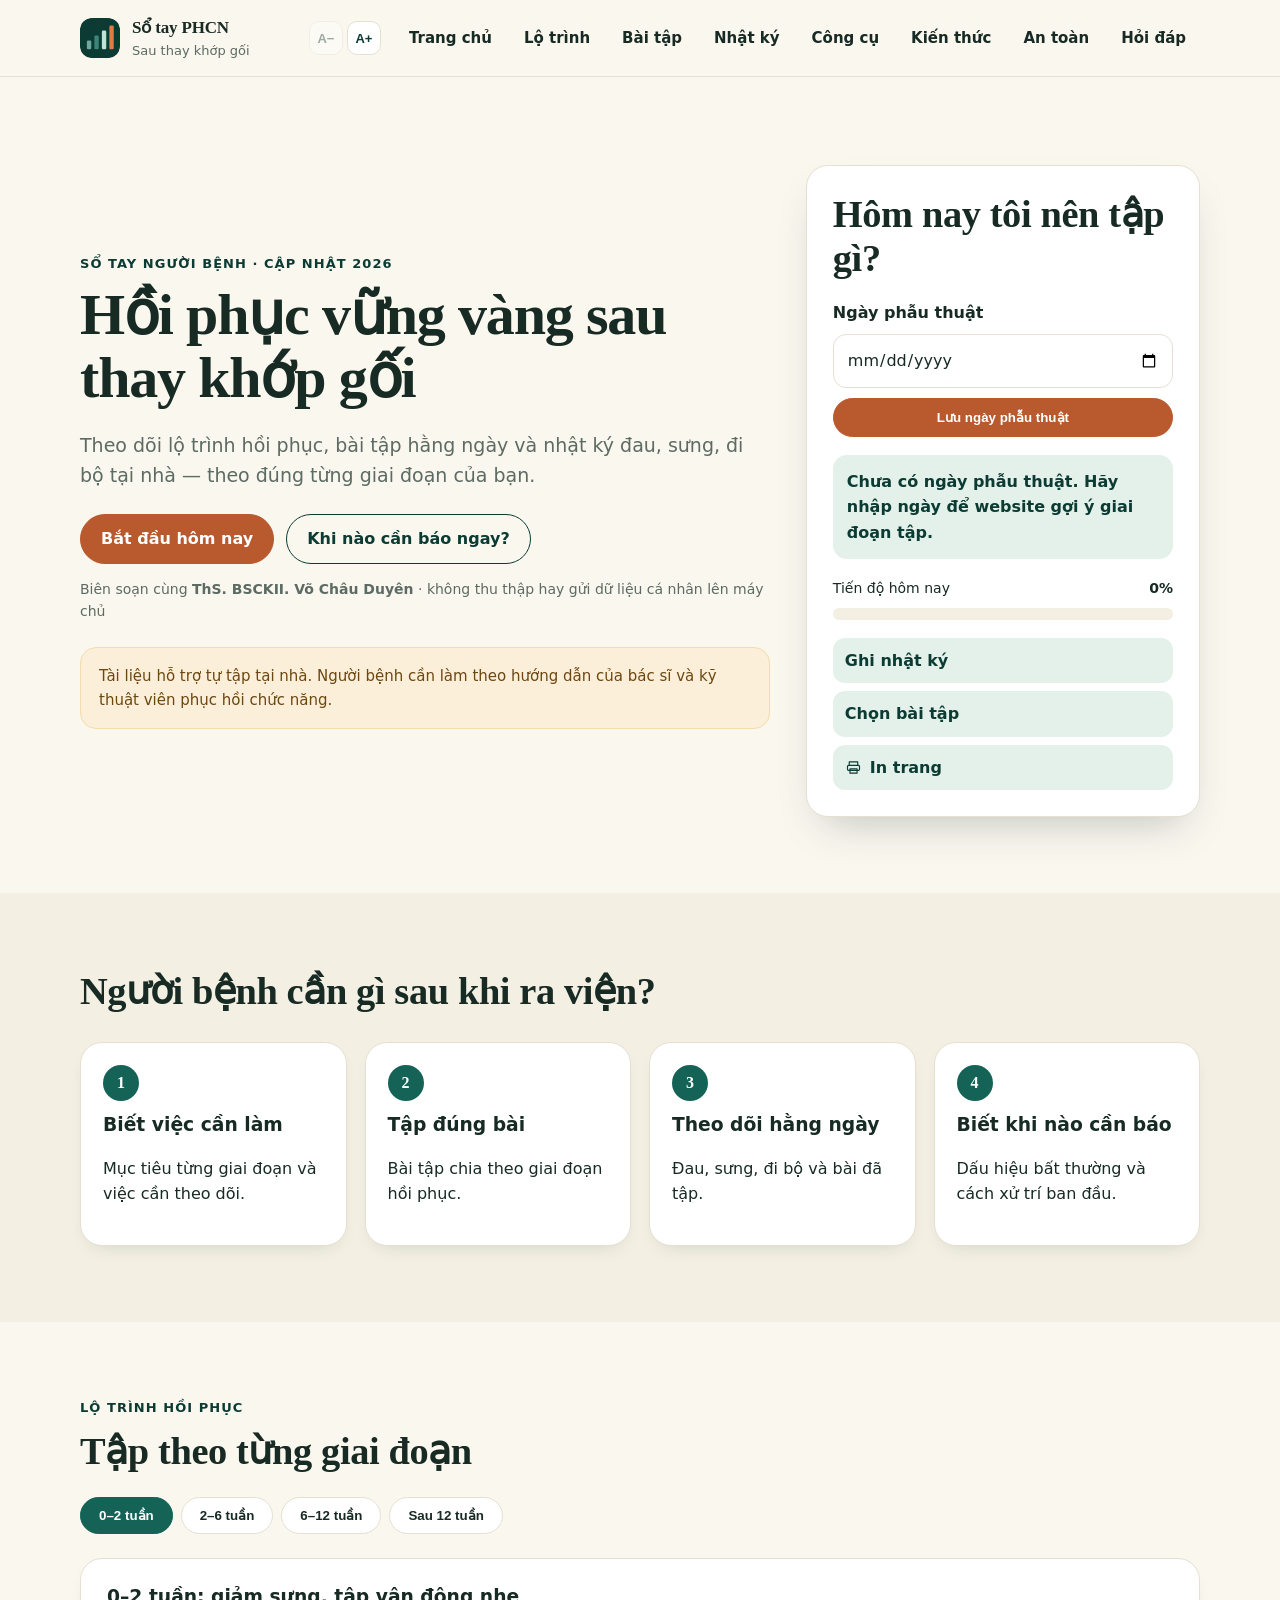
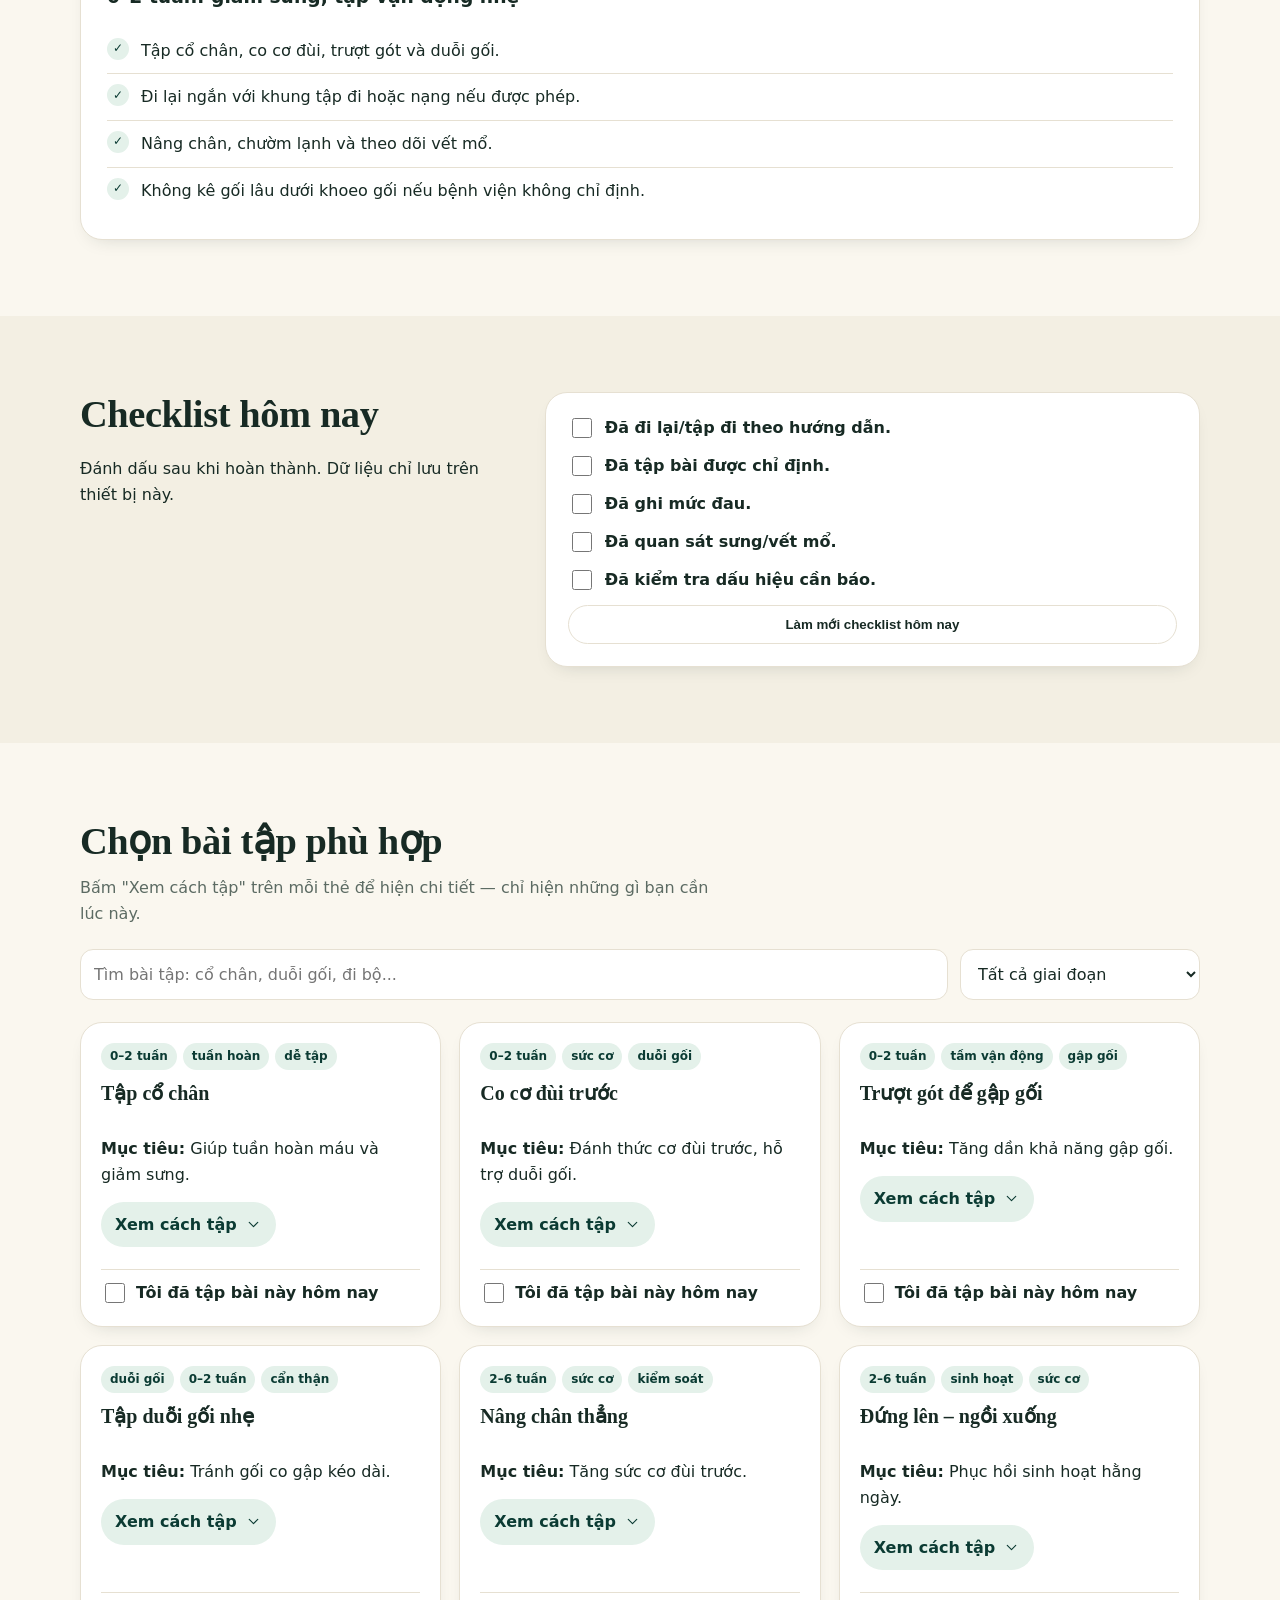
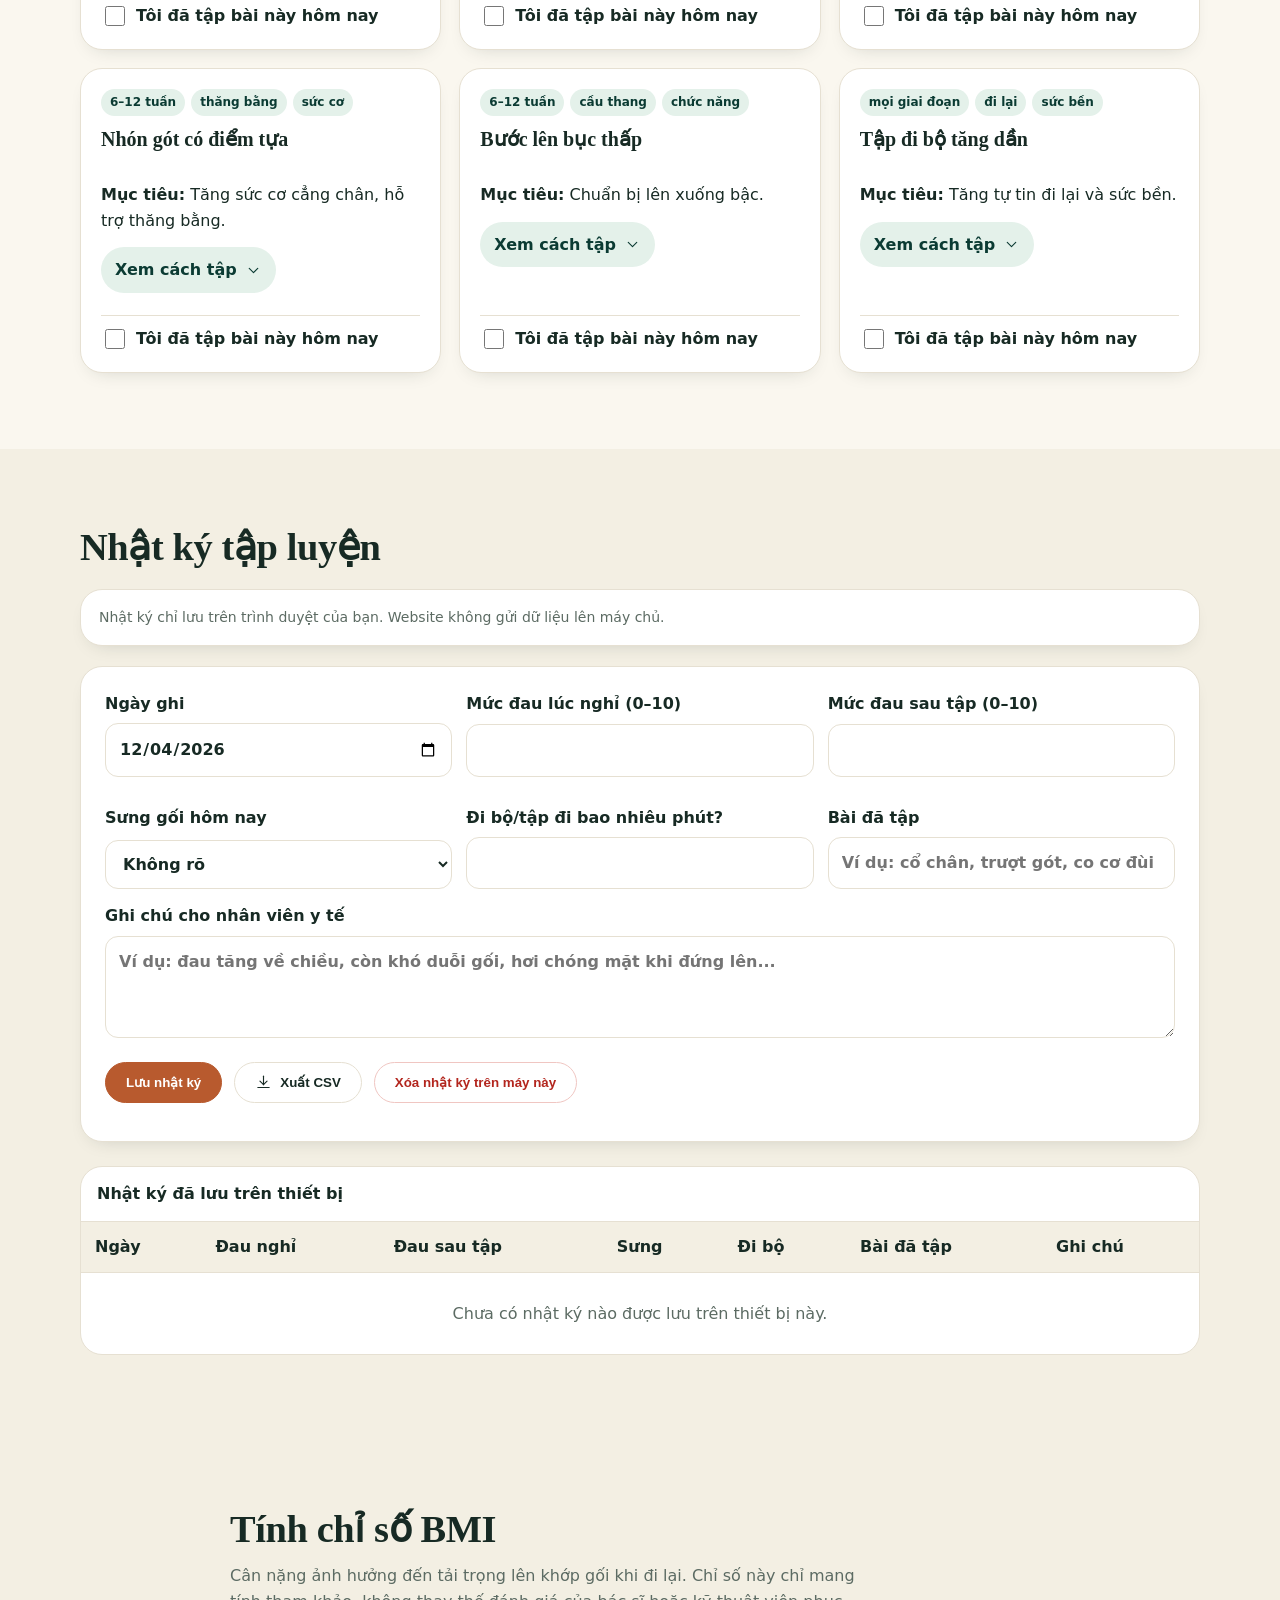
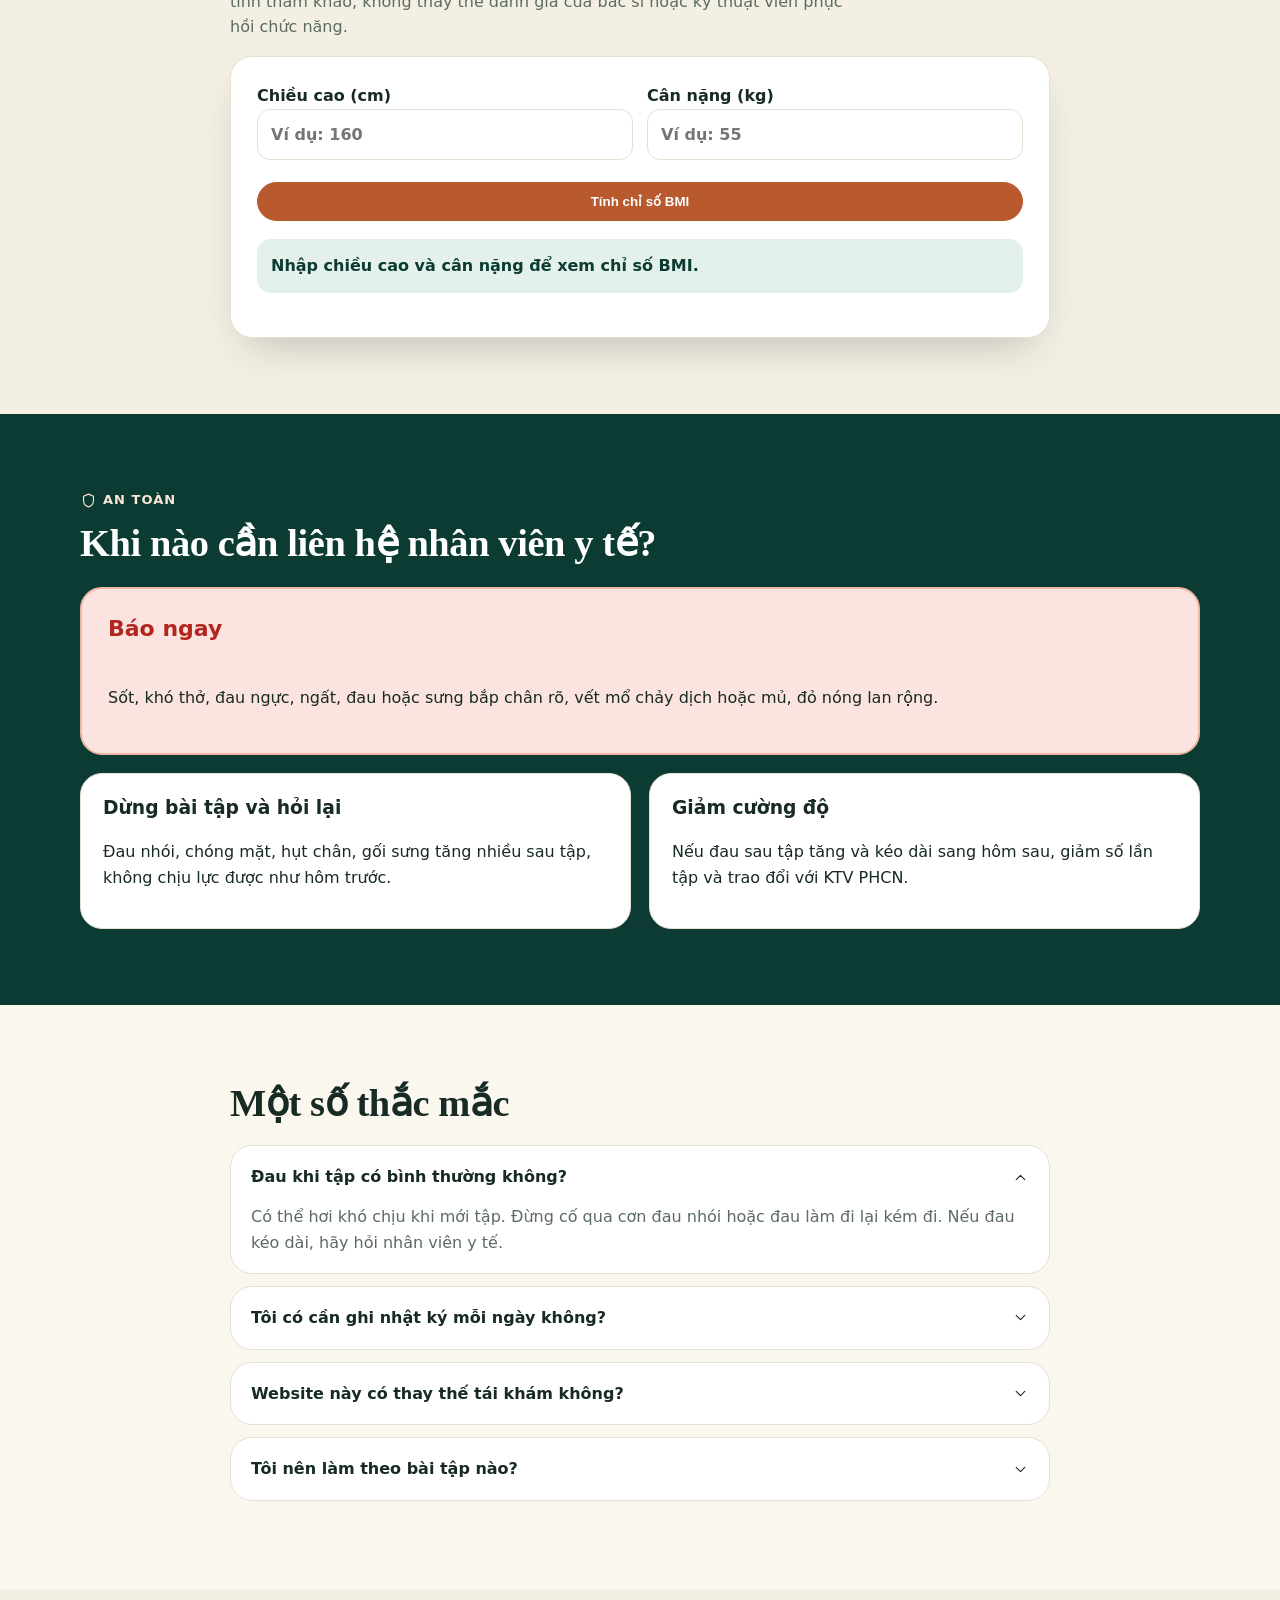
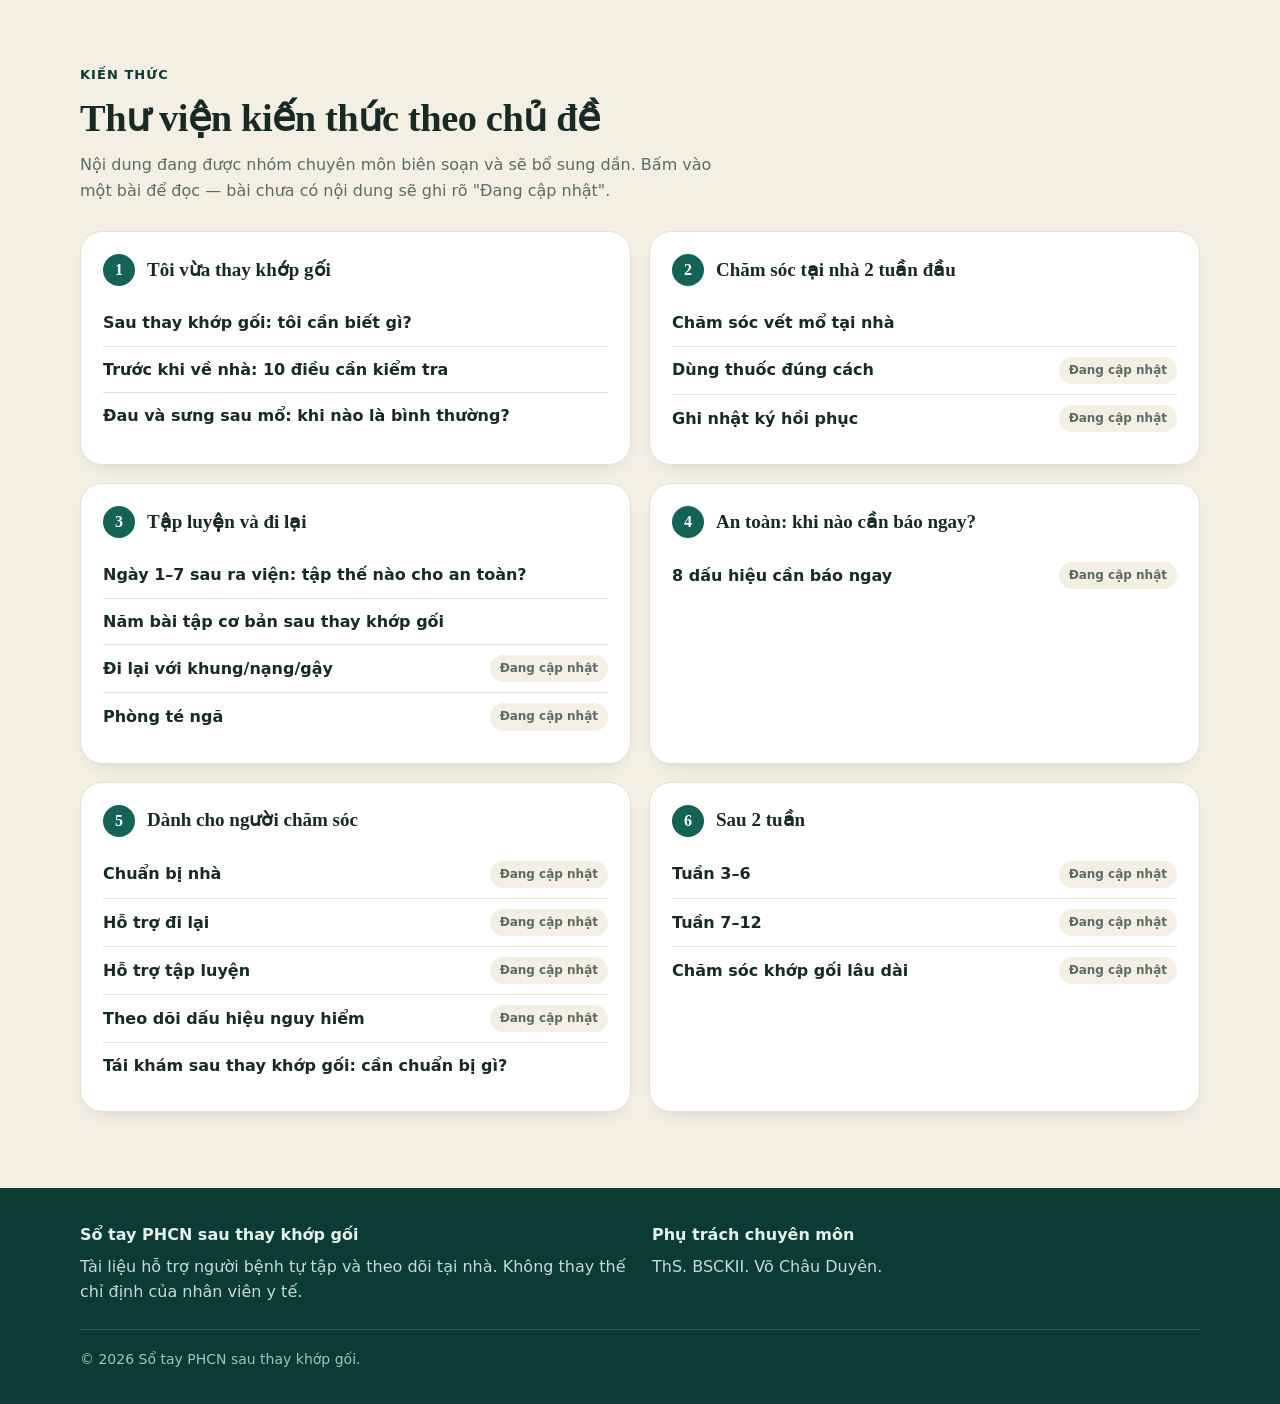
<file: index.html>
<!doctype html>
<html lang="vi">
<head>
  <meta charset="utf-8" />
  <meta name="viewport" content="width=device-width, initial-scale=1" />
  <meta name="description" content="Sổ tay điện tử hỗ trợ người bệnh tập phục hồi chức năng sau thay khớp gối: lộ trình theo giai đoạn, thư viện bài tập, nhật ký tập luyện lưu cục bộ trên thiết bị, không gửi dữ liệu lên máy chủ." />
  <meta name="theme-color" content="#0B3B33" />
  <title>Sổ tay PHCN sau thay khớp gối</title>

  <link rel="canonical" href="https://nguyenminh2301.github.io/tkg/" />
  <link rel="icon" type="image/svg+xml" href="assets/favicon.svg" />
  <link rel="stylesheet" href="assets/style.css" />

  <meta property="og:type" content="website" />
  <meta property="og:title" content="Sổ tay PHCN sau thay khớp gối" />
  <meta property="og:description" content="Lộ trình hồi phục theo giai đoạn, thư viện bài tập và nhật ký tập luyện cho người bệnh sau thay khớp gối." />
  <meta property="og:url" content="https://nguyenminh2301.github.io/tkg/" />
  <meta property="og:locale" content="vi_VN" />
  <meta name="twitter:card" content="summary" />
  <meta name="twitter:title" content="Sổ tay PHCN sau thay khớp gối" />
  <meta name="twitter:description" content="Lộ trình hồi phục theo giai đoạn, thư viện bài tập và nhật ký tập luyện cho người bệnh sau thay khớp gối." />

  <script type="application/ld+json">
  {
    "@context": "https://schema.org",
    "@type": "MedicalWebPage",
    "name": "Sổ tay PHCN sau thay khớp gối",
    "inLanguage": "vi",
    "specialty": "https://schema.org/PhysicalTherapy",
    "reviewedBy": { "@type": "Person", "name": "ThS. BSCKII. Võ Châu Duyên" },
    "audience": { "@type": "PatientsAudience", "audienceType": "Người bệnh sau thay khớp gối" }
  }
  </script>
</head>
<body>
  <!-- Icon sprite dùng chung, không tải thêm request nào -->
  <svg aria-hidden="true" style="position:absolute;width:0;height:0;overflow:hidden" xmlns="http://www.w3.org/2000/svg">
    <symbol id="icon-menu" viewBox="0 0 24 24" fill="none" stroke="currentColor" stroke-width="1.6" stroke-linecap="round"><line x1="3" y1="6" x2="21" y2="6"/><line x1="3" y1="12" x2="21" y2="12"/><line x1="3" y1="18" x2="21" y2="18"/></symbol>
    <symbol id="icon-close" viewBox="0 0 24 24" fill="none" stroke="currentColor" stroke-width="1.6" stroke-linecap="round"><line x1="5" y1="5" x2="19" y2="19"/><line x1="19" y1="5" x2="5" y2="19"/></symbol>
    <symbol id="icon-chevron" viewBox="0 0 24 24" fill="none" stroke="currentColor" stroke-width="1.6" stroke-linecap="round" stroke-linejoin="round"><polyline points="6 9 12 15 18 9"/></symbol>
    <symbol id="icon-book" viewBox="0 0 24 24" fill="none" stroke="currentColor" stroke-width="1.6" stroke-linecap="round" stroke-linejoin="round"><path d="M4 5.5C4 4.67 4.67 4 5.5 4H12v16H5.5A1.5 1.5 0 0 1 4 18.5z"/><path d="M20 5.5C20 4.67 19.33 4 18.5 4H12v16h6.5a1.5 1.5 0 0 0 1.5-1.5z"/></symbol>
    <symbol id="icon-shield" viewBox="0 0 24 24" fill="none" stroke="currentColor" stroke-width="1.6" stroke-linecap="round" stroke-linejoin="round"><path d="M12 3l7 3v6c0 4.5-3 8-7 9-4-1-7-4.5-7-9V6z"/></symbol>
    <symbol id="icon-printer" viewBox="0 0 24 24" fill="none" stroke="currentColor" stroke-width="1.6" stroke-linecap="round" stroke-linejoin="round"><path d="M6 9V4h12v5"/><rect x="3.5" y="9" width="17" height="7" rx="1.5"/><path d="M7 14h10v6H7z"/></symbol>
    <symbol id="icon-download" viewBox="0 0 24 24" fill="none" stroke="currentColor" stroke-width="1.6" stroke-linecap="round" stroke-linejoin="round"><path d="M12 3v12"/><polyline points="7 10 12 15 17 10"/><path d="M4 19h16"/></symbol>
  </svg>

  <a class="skip-link" href="#main">Bỏ qua menu, đến nội dung chính</a>
  <div class="scroll-progress" aria-hidden="true"><span id="scroll-progress-bar"></span></div>

  <header class="site-header">
    <div class="container header-inner">
      <a class="brand" href="#home">
        <svg class="brand-mark" width="64" height="64" viewBox="0 0 64 64" aria-hidden="true">
          <rect width="64" height="64" rx="16" fill="#0B3B33"/>
          <rect x="11" y="36" width="7" height="14" rx="2" fill="#6FA89C"/>
          <rect x="23" y="28" width="7" height="22" rx="2" fill="#3E8579"/>
          <rect x="35" y="20" width="7" height="30" rx="2" fill="#BFE3D8"/>
          <rect x="47" y="12" width="7" height="38" rx="2" fill="#E07A47"/>
        </svg>
        <span class="brand-word">
          <strong>Sổ tay PHCN</strong>
          <span>Sau thay khớp gối</span>
        </span>
      </a>
      <div class="header-actions">
        <div class="font-size-control" role="group" aria-label="Cỡ chữ">
          <button id="font-decrease" type="button" aria-label="Giảm cỡ chữ">A−</button>
          <button id="font-increase" type="button" aria-label="Tăng cỡ chữ">A+</button>
        </div>
        <button class="menu-toggle" aria-label="Mở menu" aria-expanded="false" aria-controls="site-nav">
          <svg class="icon" width="24" height="24" aria-hidden="true"><use href="#icon-menu"/></svg>
        </button>
        <nav id="site-nav" class="site-nav" aria-label="Điều hướng chính">
          <a href="#home">Trang chủ</a>
          <a href="#roadmap">Lộ trình</a>
          <a href="#exercises">Bài tập</a>
          <a href="#diary">Nhật ký</a>
          <a href="#tools">Công cụ</a>
          <a href="#knowledge">Kiến thức</a>
          <a href="#safety">An toàn</a>
          <a href="#faq">Hỏi đáp</a>
        </nav>
      </div>
    </div>
  </header>

  <main id="main">
    <section id="home" class="hero section">
      <div class="container hero-grid">
        <div>
          <p class="eyebrow">Sổ tay người bệnh · cập nhật 2026</p>
          <h1>Hồi phục vững vàng sau thay khớp gối</h1>
          <p class="lead">Theo dõi lộ trình hồi phục, bài tập hằng ngày và nhật ký đau, sưng, đi bộ tại nhà — theo đúng từng giai đoạn của bạn.</p>
          <div class="cta-row">
            <a class="button primary" href="#today">Bắt đầu hôm nay</a>
            <a class="button ghost" href="#safety">Khi nào cần báo ngay?</a>
          </div>
          <p class="trust-line">Biên soạn cùng <strong>ThS. BSCKII. Võ Châu Duyên</strong> · không thu thập hay gửi dữ liệu cá nhân lên máy chủ</p>
          <div class="notice warning">
            Tài liệu hỗ trợ tự tập tại nhà. Người bệnh cần làm theo hướng dẫn của bác sĩ và kỹ thuật viên phục hồi chức năng.
          </div>
        </div>
        <aside id="today" class="today-card" aria-labelledby="today-title">
          <h2 id="today-title">Hôm nay tôi nên tập gì?</h2>
          <label for="surgery-date">Ngày phẫu thuật</label>
          <input id="surgery-date" type="date" />
          <button id="save-date" class="button primary full">Lưu ngày phẫu thuật</button>
          <div id="phase-output" class="phase-output" aria-live="polite">Chưa có ngày phẫu thuật. Hãy nhập ngày để website gợi ý giai đoạn tập.</div>
          <div class="progress-box">
            <div class="progress-label"><span>Tiến độ hôm nay</span><strong id="today-progress-text">0%</strong></div>
            <div class="progress-bar"><span id="today-progress-bar"></span></div>
          </div>
          <div class="quick-actions">
            <a href="#diary">Ghi nhật ký</a>
            <a href="#exercises">Chọn bài tập</a>
            <a href="javascript:window.print()"><svg class="icon icon-sm" width="24" height="24" aria-hidden="true"><use href="#icon-printer"/></svg> In trang</a>
          </div>
        </aside>
      </div>
    </section>

    <section class="section soft-bg reveal">
      <div class="container">
        <h2>Người bệnh cần gì sau khi ra viện?</h2>
        <div class="tree-grid">
          <article class="tree-card">
            <span>1</span>
            <h3>Biết việc cần làm</h3>
            <p>Mục tiêu từng giai đoạn và việc cần theo dõi.</p>
          </article>
          <article class="tree-card">
            <span>2</span>
            <h3>Tập đúng bài</h3>
            <p>Bài tập chia theo giai đoạn hồi phục.</p>
          </article>
          <article class="tree-card">
            <span>3</span>
            <h3>Theo dõi hằng ngày</h3>
            <p>Đau, sưng, đi bộ và bài đã tập.</p>
          </article>
          <article class="tree-card">
            <span>4</span>
            <h3>Biết khi nào cần báo</h3>
            <p>Dấu hiệu bất thường và cách xử trí ban đầu.</p>
          </article>
        </div>
      </div>
    </section>

    <section id="roadmap" class="section reveal">
      <div class="container">
        <p class="eyebrow">Lộ trình hồi phục</p>
        <h2>Tập theo từng giai đoạn</h2>
        <div class="tabs" role="tablist" aria-label="Giai đoạn phục hồi">
          <button class="tab active" data-tab="phase-1" role="tab" aria-selected="true">0–2 tuần</button>
          <button class="tab" data-tab="phase-2" role="tab" aria-selected="false">2–6 tuần</button>
          <button class="tab" data-tab="phase-3" role="tab" aria-selected="false">6–12 tuần</button>
          <button class="tab" data-tab="phase-4" role="tab" aria-selected="false">Sau 12 tuần</button>
        </div>
        <div class="tab-panels">
          <article id="phase-1" class="tab-panel active" role="tabpanel">
            <h3>0–2 tuần: giảm sưng, tập vận động nhẹ</h3>
            <ul class="check-list">
              <li>Tập cổ chân, co cơ đùi, trượt gót và duỗi gối.</li>
              <li>Đi lại ngắn với khung tập đi hoặc nạng nếu được phép.</li>
              <li>Nâng chân, chườm lạnh và theo dõi vết mổ.</li>
              <li>Không kê gối lâu dưới khoeo gối nếu bệnh viện không chỉ định.</li>
            </ul>
          </article>
          <article id="phase-2" class="tab-panel" role="tabpanel">
            <h3>2–6 tuần: tăng gập duỗi gối và sức cơ</h3>
            <ul class="check-list">
              <li>Duy trì duỗi/gập gối, thêm bài ngồi đứng và nâng chân thẳng.</li>
              <li>Tăng thời gian đi bộ từng ít một, ưu tiên đi đúng dáng.</li>
              <li>Theo dõi đau, sưng sau tập để điều chỉnh hôm sau.</li>
              <li>Hỏi bác sĩ trước khi tập cầu thang hoặc tăng tải.</li>
            </ul>
          </article>
          <article id="phase-3" class="tab-panel" role="tabpanel">
            <h3>6–12 tuần: tập sinh hoạt và đi lại</h3>
            <ul class="check-list">
              <li>Tăng sức bền bằng đi bộ, xe đạp tại chỗ, bài thăng bằng.</li>
              <li>Tập đứng lên ngồi xuống, bước bục thấp, nhón gót.</li>
              <li>Tránh tăng quá nhanh khi còn sưng hoặc đau sau tập.</li>
              <li>Tái khám nếu chức năng không cải thiện như kỳ vọng.</li>
            </ul>
          </article>
          <article id="phase-4" class="tab-panel" role="tabpanel">
            <h3>Sau 12 tuần: duy trì vận động</h3>
            <ul class="check-list">
              <li>Duy trì tập 2–3 ngày/tuần để giữ sức cơ và vận động.</li>
              <li>Ưu tiên đi bộ, đạp xe, bơi hoặc bài dưới nước.</li>
              <li>Hỏi bác sĩ trước khi quay lại hoạt động nặng, thể thao.</li>
              <li>Tiếp tục theo dõi đau, sưng và nguy cơ té ngã.</li>
            </ul>
          </article>
        </div>
      </div>
    </section>

    <section id="daily" class="section soft-bg reveal">
      <div class="container two-col">
        <div>
          <h2>Checklist hôm nay</h2>
          <p>Đánh dấu sau khi hoàn thành. Dữ liệu chỉ lưu trên thiết bị này.</p>
        </div>
        <div class="check-card" id="daily-checklist">
          <label><input type="checkbox" data-daily="walk"> Đã đi lại/tập đi theo hướng dẫn.</label>
          <label><input type="checkbox" data-daily="exercise"> Đã tập bài được chỉ định.</label>
          <label><input type="checkbox" data-daily="pain"> Đã ghi mức đau.</label>
          <label><input type="checkbox" data-daily="swelling"> Đã quan sát sưng/vết mổ.</label>
          <label><input type="checkbox" data-daily="safety"> Đã kiểm tra dấu hiệu cần báo.</label>
          <button id="reset-daily" class="button">Làm mới checklist hôm nay</button>
        </div>
      </div>
    </section>

    <section id="exercises" class="section reveal">
      <div class="container">
        <h2>Chọn bài tập phù hợp</h2>
        <p class="lead-sm">Bấm "Xem cách tập" trên mỗi thẻ để hiện chi tiết — chỉ hiện những gì bạn cần lúc này.</p>
        <div class="tool-row">
          <input id="exercise-search" type="search" placeholder="Tìm bài tập: cổ chân, duỗi gối, đi bộ..." />
          <select id="phase-filter" aria-label="Lọc theo giai đoạn">
            <option value="all">Tất cả giai đoạn</option>
            <option value="early">0–2 tuần</option>
            <option value="middle">2–6 tuần</option>
            <option value="late">6–12 tuần</option>
            <option value="maintain">Duy trì</option>
          </select>
        </div>
        <div id="exercise-list" class="exercise-grid" aria-live="polite"></div>
      </div>
    </section>

    <section id="diary" class="section soft-bg reveal">
      <div class="container">
        <h2>Nhật ký tập luyện</h2>
        <div class="privacy-note">Nhật ký chỉ lưu trên trình duyệt của bạn. Website không gửi dữ liệu lên máy chủ.</div>
        <form id="diary-form" class="diary-form">
          <div class="form-grid">
            <label>Ngày ghi
              <input type="date" name="date" required />
            </label>
            <label>Mức đau lúc nghỉ (0–10)
              <input type="number" name="painRest" min="0" max="10" required />
            </label>
            <label>Mức đau sau tập (0–10)
              <input type="number" name="painAfter" min="0" max="10" required />
            </label>
            <label>Sưng gối hôm nay
              <select name="swelling">
                <option value="Không rõ">Không rõ</option>
                <option value="Không sưng hoặc giảm">Không sưng hoặc giảm</option>
                <option value="Sưng nhẹ">Sưng nhẹ</option>
                <option value="Sưng tăng">Sưng tăng</option>
              </select>
            </label>
            <label>Đi bộ/tập đi bao nhiêu phút?
              <input type="number" name="walkMinutes" min="0" max="300" />
            </label>
            <label>Bài đã tập
              <input type="text" name="exerciseDone" placeholder="Ví dụ: cổ chân, trượt gót, co cơ đùi" />
            </label>
          </div>
          <label>Ghi chú cho nhân viên y tế
            <textarea name="note" rows="3" placeholder="Ví dụ: đau tăng về chiều, còn khó duỗi gối, hơi chóng mặt khi đứng lên..."></textarea>
          </label>
          <div class="cta-row">
            <button class="button primary" type="submit">Lưu nhật ký</button>
            <button id="export-csv" class="button" type="button"><svg class="icon icon-sm" width="24" height="24" aria-hidden="true"><use href="#icon-download"/></svg> Xuất CSV</button>
            <button id="clear-diary" class="button danger" type="button">Xóa nhật ký trên máy này</button>
          </div>
        </form>
        <div class="table-wrap">
          <table id="diary-table">
            <caption>Nhật ký đã lưu trên thiết bị</caption>
            <thead><tr><th>Ngày</th><th>Đau nghỉ</th><th>Đau sau tập</th><th>Sưng</th><th>Đi bộ</th><th>Bài đã tập</th><th>Ghi chú</th></tr></thead>
            <tbody></tbody>
          </table>
        </div>
      </div>
    </section>

    <section id="tools" class="section soft-bg reveal">
      <div class="container narrow">
        <h2>Tính chỉ số BMI</h2>
        <p class="lead-sm">Cân nặng ảnh hưởng đến tải trọng lên khớp gối khi đi lại. Chỉ số này chỉ mang tính tham khảo, không thay thế đánh giá của bác sĩ hoặc kỹ thuật viên phục hồi chức năng.</p>
        <div class="today-card">
          <div class="bmi-inputs">
            <label>Chiều cao (cm)
              <input id="bmi-height" type="number" min="100" max="250" inputmode="decimal" placeholder="Ví dụ: 160" />
            </label>
            <label>Cân nặng (kg)
              <input id="bmi-weight" type="number" min="20" max="250" inputmode="decimal" placeholder="Ví dụ: 55" />
            </label>
          </div>
          <button id="bmi-calc" class="button primary full">Tính chỉ số BMI</button>
          <div id="bmi-output" class="phase-output" aria-live="polite">Nhập chiều cao và cân nặng để xem chỉ số BMI.</div>
        </div>
      </div>
    </section>

    <section id="safety" class="section emergency reveal">
      <div class="container">
        <p class="eyebrow"><svg class="icon icon-sm" width="24" height="24" aria-hidden="true"><use href="#icon-shield"/></svg> An toàn</p>
        <h2>Khi nào cần liên hệ nhân viên y tế?</h2>
        <div class="safety-grid">
          <article class="urgent"><h3>Báo ngay</h3><p>Sốt, khó thở, đau ngực, ngất, đau hoặc sưng bắp chân rõ, vết mổ chảy dịch hoặc mủ, đỏ nóng lan rộng.</p></article>
          <div class="safety-secondary">
            <article><h3>Dừng bài tập và hỏi lại</h3><p>Đau nhói, chóng mặt, hụt chân, gối sưng tăng nhiều sau tập, không chịu lực được như hôm trước.</p></article>
            <article><h3>Giảm cường độ</h3><p>Nếu đau sau tập tăng và kéo dài sang hôm sau, giảm số lần tập và trao đổi với KTV PHCN.</p></article>
          </div>
        </div>
      </div>
    </section>

    <section id="faq" class="section reveal">
      <div class="container narrow">
        <h2>Một số thắc mắc</h2>
        <details open>
          <summary><span>Đau khi tập có bình thường không?</span><svg class="icon icon-sm chevron" width="24" height="24" aria-hidden="true"><use href="#icon-chevron"/></svg></summary>
          <p>Có thể hơi khó chịu khi mới tập. Đừng cố qua cơn đau nhói hoặc đau làm đi lại kém đi. Nếu đau kéo dài, hãy hỏi nhân viên y tế.</p>
        </details>
        <details>
          <summary><span>Tôi có cần ghi nhật ký mỗi ngày không?</span><svg class="icon icon-sm chevron" width="24" height="24" aria-hidden="true"><use href="#icon-chevron"/></svg></summary>
          <p>Nên ghi ngắn gọn mỗi ngày trong những tuần đầu. Nhật ký giúp bạn và nhân viên y tế dễ theo dõi khi tái khám.</p>
        </details>
        <details>
          <summary><span>Website này có thay thế tái khám không?</span><svg class="icon icon-sm chevron" width="24" height="24" aria-hidden="true"><use href="#icon-chevron"/></svg></summary>
          <p>Không. Đây chỉ là tài liệu hỗ trợ. Tái khám và hướng dẫn của bác sĩ vẫn là quyết định chính.</p>
        </details>
        <details>
          <summary><span>Tôi nên làm theo bài tập nào?</span><svg class="icon icon-sm chevron" width="24" height="24" aria-hidden="true"><use href="#icon-chevron"/></svg></summary>
          <p>Làm theo chỉ định riêng của bệnh viện và KTV PHCN. Website gợi ý bài tập, không thay thế hướng dẫn cá nhân.</p>
        </details>
      </div>
    </section>

    <section id="knowledge" class="section soft-bg reveal">
      <div class="container">
        <p class="eyebrow">Kiến thức</p>
        <h2>Thư viện kiến thức theo chủ đề</h2>
        <p class="lead-sm">Nội dung đang được nhóm chuyên môn biên soạn và sẽ bổ sung dần. Bấm vào một bài để đọc — bài chưa có nội dung sẽ ghi rõ "Đang cập nhật".</p>
        <div id="knowledge-list" class="knowledge-groups" aria-live="polite"></div>
      </div>
    </section>
  </main>

  <footer class="site-footer">
    <div class="container footer-grid">
      <div>
        <strong>Sổ tay PHCN sau thay khớp gối</strong>
        <p>Tài liệu hỗ trợ người bệnh tự tập và theo dõi tại nhà. Không thay thế chỉ định của nhân viên y tế.</p>
      </div>
      <div>
        <strong>Phụ trách chuyên môn</strong>
        <p>ThS. BSCKII. Võ Châu Duyên.</p>
      </div>
    </div>
    <div class="container footer-bottom">
      <p>© <span id="year"></span> Sổ tay PHCN sau thay khớp gối.</p>
    </div>
  </footer>

  <script type="module" src="assets/app.js"></script>
</body>
</html>
</file>
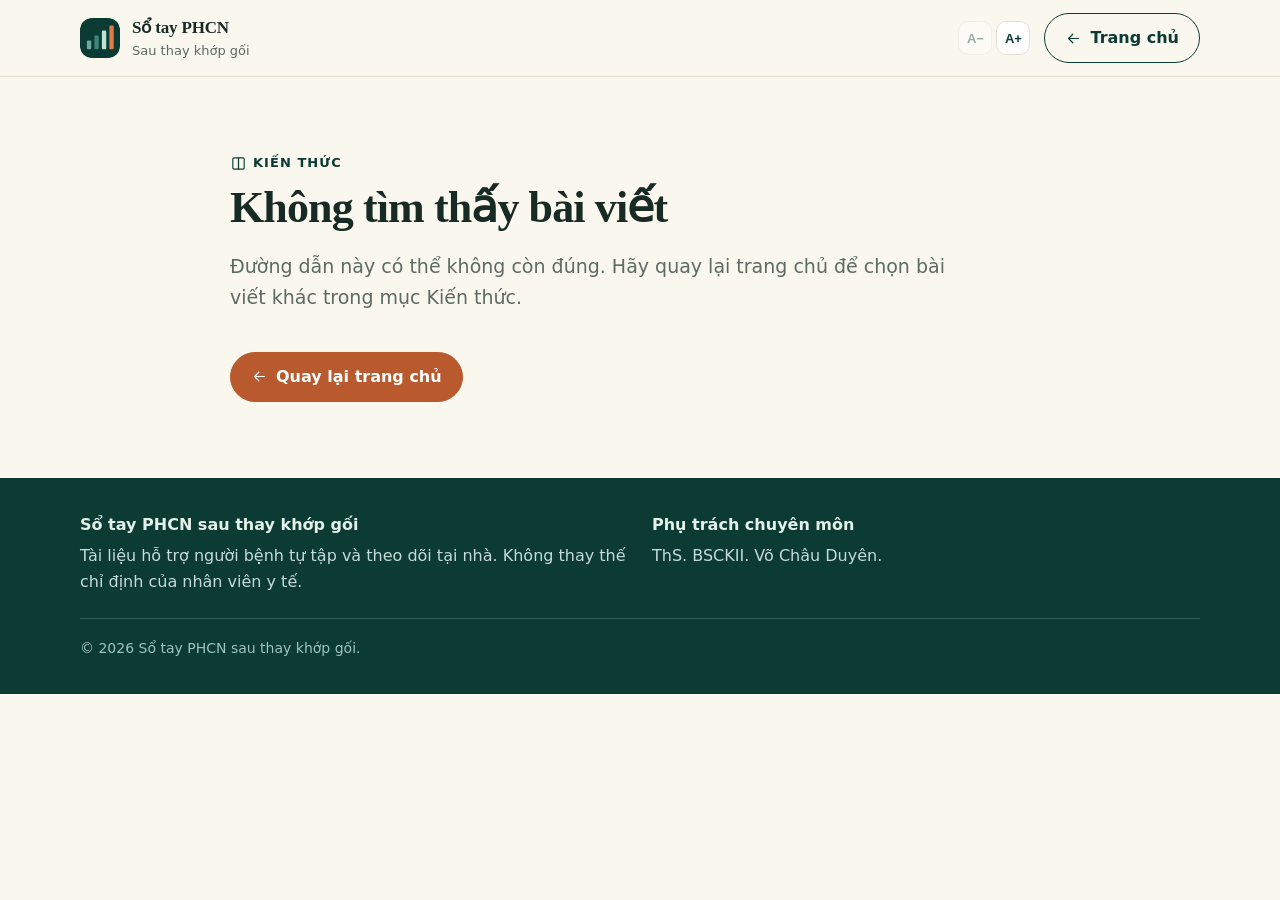
<file: article.html>
<!doctype html>
<html lang="vi">
<head>
  <meta charset="utf-8" />
  <meta name="viewport" content="width=device-width, initial-scale=1" />
  <meta name="description" content="Bài viết kiến thức phục hồi chức năng sau thay khớp gối." />
  <meta name="theme-color" content="#0B3B33" />
  <title>Bài viết · Sổ tay PHCN sau thay khớp gối</title>

  <link rel="canonical" href="https://nguyenminh2301.github.io/tkg/article.html" />
  <link rel="icon" type="image/svg+xml" href="assets/favicon.svg" />
  <link rel="stylesheet" href="assets/style.css" />
</head>
<body>
  <svg aria-hidden="true" style="position:absolute;width:0;height:0;overflow:hidden" xmlns="http://www.w3.org/2000/svg">
    <symbol id="icon-arrow-left" viewBox="0 0 24 24" fill="none" stroke="currentColor" stroke-width="1.75" stroke-linecap="round" stroke-linejoin="round"><line x1="19" y1="12" x2="5" y2="12"/><polyline points="11 6 5 12 11 18"/></symbol>
    <symbol id="icon-book" viewBox="0 0 24 24" fill="none" stroke="currentColor" stroke-width="1.6" stroke-linecap="round" stroke-linejoin="round"><path d="M4 5.5C4 4.67 4.67 4 5.5 4H12v16H5.5A1.5 1.5 0 0 1 4 18.5z"/><path d="M20 5.5C20 4.67 19.33 4 18.5 4H12v16h6.5a1.5 1.5 0 0 0 1.5-1.5z"/></symbol>
    <symbol id="icon-play" viewBox="0 0 24 24" fill="currentColor"><path d="M8 5v14l11-7z"/></symbol>
  </svg>

  <a class="skip-link" href="#main">Bỏ qua menu, đến nội dung chính</a>

  <header class="site-header">
    <div class="container header-inner">
      <a class="brand" href="index.html">
        <svg class="brand-mark" width="64" height="64" viewBox="0 0 64 64" aria-hidden="true">
          <rect width="64" height="64" rx="16" fill="#0B3B33"/>
          <rect x="11" y="36" width="7" height="14" rx="2" fill="#6FA89C"/>
          <rect x="23" y="28" width="7" height="22" rx="2" fill="#3E8579"/>
          <rect x="35" y="20" width="7" height="30" rx="2" fill="#BFE3D8"/>
          <rect x="47" y="12" width="7" height="38" rx="2" fill="#E07A47"/>
        </svg>
        <span class="brand-word">
          <strong>Sổ tay PHCN</strong>
          <span>Sau thay khớp gối</span>
        </span>
      </a>
      <div class="header-actions">
        <div class="font-size-control" role="group" aria-label="Cỡ chữ">
          <button id="font-decrease" type="button" aria-label="Giảm cỡ chữ">A−</button>
          <button id="font-increase" type="button" aria-label="Tăng cỡ chữ">A+</button>
        </div>
        <a class="button ghost" href="index.html#knowledge">
          <svg class="icon icon-sm" width="24" height="24" aria-hidden="true"><use href="#icon-arrow-left"/></svg>
          Trang chủ
        </a>
      </div>
    </div>
  </header>

  <main id="main" class="section">
    <div class="container narrow" id="article-root">
      <!-- Nội dung được assets/article.js render theo ?slug= -->
    </div>
    <div class="container narrow article-footer-nav">
      <a class="button primary" href="index.html#knowledge">
        <svg class="icon icon-sm" width="24" height="24" aria-hidden="true"><use href="#icon-arrow-left"/></svg>
        Quay lại trang chủ
      </a>
    </div>
  </main>

  <footer class="site-footer">
    <div class="container footer-grid">
      <div>
        <strong>Sổ tay PHCN sau thay khớp gối</strong>
        <p>Tài liệu hỗ trợ người bệnh tự tập và theo dõi tại nhà. Không thay thế chỉ định của nhân viên y tế.</p>
      </div>
      <div>
        <strong>Phụ trách chuyên môn</strong>
        <p>ThS. BSCKII. Võ Châu Duyên.</p>
      </div>
    </div>
    <div class="container footer-bottom">
      <p>© <span id="year"></span> Sổ tay PHCN sau thay khớp gối.</p>
    </div>
  </footer>

  <script type="module" src="assets/article.js"></script>
</body>
</html>
</file>
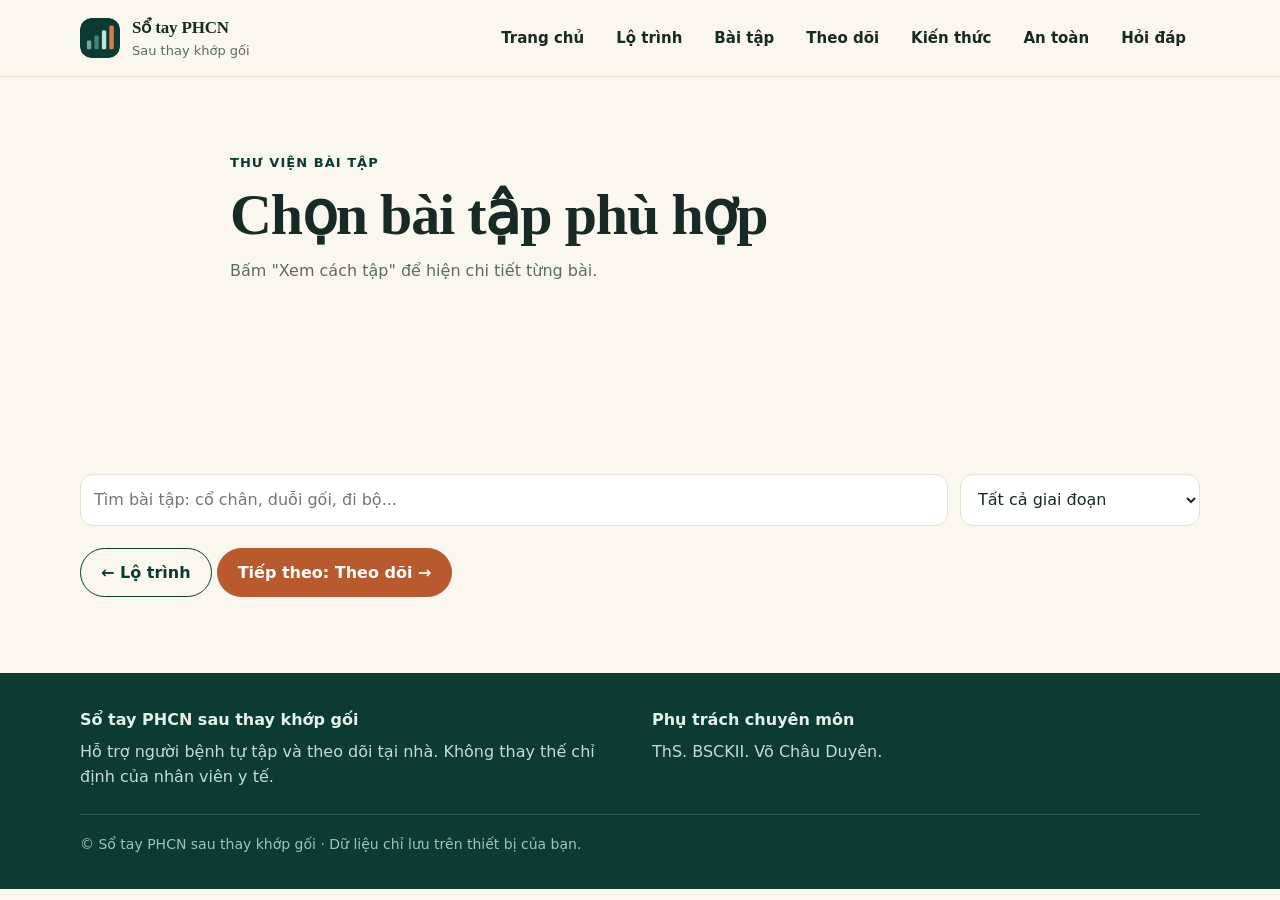
<file: bai-tap.html>
<!doctype html>
<html lang="vi">
<head>
  <meta charset="utf-8" />
  <meta name="viewport" content="width=device-width, initial-scale=1" />
  <meta name="description" content="Thư viện bài tập phục hồi chức năng sau thay khớp gối: 9 bài cơ bản, lọc theo giai đoạn và mục tiêu." />
  <meta name="theme-color" content="#0B3B33" />
  <title>Thư viện bài tập · Sổ tay PHCN sau thay khớp gối</title>

  <link rel="canonical" href="https://nguyenminh2301.github.io/tkg/bai-tap.html" />
  <link rel="icon" type="image/svg+xml" href="assets/favicon.svg" />
  <link rel="preload" href="assets/fonts/fraunces-600-vietnamese.woff2" as="font" type="font/woff2" crossorigin />
  <link rel="preload" href="assets/fonts/fraunces-600-latin.woff2" as="font" type="font/woff2" crossorigin />
  <link rel="stylesheet" href="assets/style.css" />
</head>
<body>
  <svg aria-hidden="true" style="position:absolute;width:0;height:0;overflow:hidden" xmlns="http://www.w3.org/2000/svg">
    <symbol id="icon-menu" viewBox="0 0 24 24" fill="none" stroke="currentColor" stroke-width="1.75" stroke-linecap="round"><line x1="3" y1="6" x2="21" y2="6"/><line x1="3" y1="12" x2="21" y2="12"/><line x1="3" y1="18" x2="21" y2="18"/></symbol>
    <symbol id="icon-close" viewBox="0 0 24 24" fill="none" stroke="currentColor" stroke-width="1.75" stroke-linecap="round"><line x1="5" y1="5" x2="19" y2="19"/><line x1="19" y1="5" x2="5" y2="19"/></symbol>
    <symbol id="icon-chevron" viewBox="0 0 24 24" fill="none" stroke="currentColor" stroke-width="2" stroke-linecap="round" stroke-linejoin="round"><polyline points="6 9 12 15 18 9"/></symbol>
  </svg>

  <a class="skip-link" href="#main">Bỏ qua menu, đến nội dung chính</a>
  <div class="scroll-progress" aria-hidden="true"><span id="scroll-progress-bar"></span></div>

  <header class="site-header">
    <div class="container header-inner">
      <a class="brand" href="index.html">
        <svg class="brand-mark" width="64" height="64" viewBox="0 0 64 64" aria-hidden="true">
          <rect width="64" height="64" rx="16" fill="#0B3B33"/>
          <rect x="11" y="36" width="7" height="14" rx="2" fill="#6FA89C"/>
          <rect x="23" y="28" width="7" height="22" rx="2" fill="#3E8579"/>
          <rect x="35" y="20" width="7" height="30" rx="2" fill="#BFE3D8"/>
          <rect x="47" y="12" width="7" height="38" rx="2" fill="#E07A47"/>
        </svg>
        <span class="brand-word">
          <strong>Sổ tay PHCN</strong>
          <span>Sau thay khớp gối</span>
        </span>
      </a>
      <button class="menu-toggle" aria-label="Mở menu" aria-expanded="false" aria-controls="site-nav">
        <svg class="icon" width="24" height="24" aria-hidden="true"><use href="#icon-menu"/></svg>
      </button>
      <nav id="site-nav" class="site-nav" aria-label="Điều hướng chính">
        <a href="index.html#home">Trang chủ</a>
        <a href="lo-trinh.html">Lộ trình</a>
        <a href="bai-tap.html" class="active">Bài tập</a>
        <a href="nhat-ky.html">Theo dõi</a>
        <a href="kien-thuc.html">Kiến thức</a>
        <a href="index.html#safety">An toàn</a>
        <a href="index.html#faq">Hỏi đáp</a>
      </nav>
    </div>
  </header>

  <main id="main">
    <section class="section">
      <div class="container narrow">
        <p class="eyebrow">Thư viện bài tập</p>
        <h1>Chọn bài tập phù hợp</h1>
        <p class="lead-sm">Bấm "Xem cách tập" để hiện chi tiết từng bài.</p>
      </div>
    </section>

    <section class="section">
      <div class="container">
        <div class="tool-row">
          <input id="exercise-search" type="search" placeholder="Tìm bài tập: cổ chân, duỗi gối, đi bộ..." />
          <select id="phase-filter" aria-label="Lọc theo giai đoạn">
            <option value="all">Tất cả giai đoạn</option>
            <option value="early">0–2 tuần</option>
            <option value="middle">2–6 tuần</option>
            <option value="late">6–12 tuần</option>
            <option value="maintain">Duy trì</option>
          </select>
        </div>
        <div id="exercise-list" class="exercise-grid" aria-live="polite"></div>
        <div class="page-footer-nav">
          <a class="button ghost" href="lo-trinh.html">← Lộ trình</a>
          <a class="button primary" href="nhat-ky.html">Tiếp theo: Theo dõi →</a>
        </div>
      </div>
    </section>
  </main>

  <footer class="site-footer">
    <div class="container footer-grid">
      <div>
        <strong>Sổ tay PHCN sau thay khớp gối</strong>
        <p>Hỗ trợ người bệnh tự tập và theo dõi tại nhà. Không thay thế chỉ định của nhân viên y tế.</p>
      </div>
      <div>
        <strong>Phụ trách chuyên môn</strong>
        <p>ThS. BSCKII. Võ Châu Duyên.</p>
      </div>
    </div>
    <div class="container footer-bottom">
      <p>© <span id="year"></span> Sổ tay PHCN sau thay khớp gối · Dữ liệu chỉ lưu trên thiết bị của bạn.</p>
    </div>
  </footer>

  <script type="module" src="assets/app.js"></script>
</body>
</html>
</file>
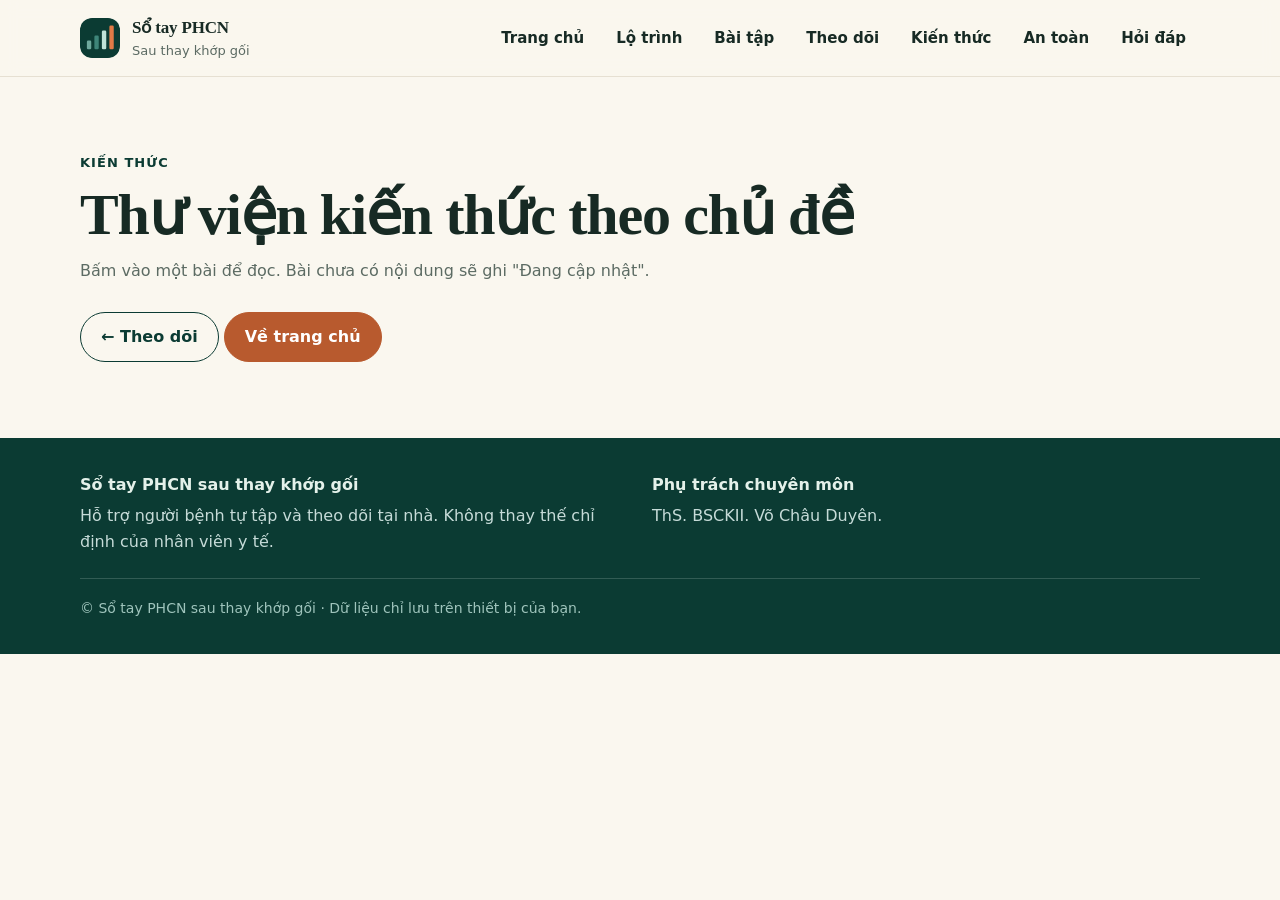
<file: kien-thuc.html>
<!doctype html>
<html lang="vi">
<head>
  <meta charset="utf-8" />
  <meta name="viewport" content="width=device-width, initial-scale=1" />
  <meta name="description" content="Thư viện kiến thức phục hồi chức năng sau thay khớp gối theo chủ đề: chăm sóc vết mổ, tập luyện, an toàn, người chăm sóc và tái khám." />
  <meta name="theme-color" content="#0B3B33" />
  <title>Kiến thức · Sổ tay PHCN sau thay khớp gối</title>

  <link rel="canonical" href="https://nguyenminh2301.github.io/tkg/kien-thuc.html" />
  <link rel="icon" type="image/svg+xml" href="assets/favicon.svg" />
  <link rel="preload" href="assets/fonts/fraunces-600-vietnamese.woff2" as="font" type="font/woff2" crossorigin />
  <link rel="preload" href="assets/fonts/fraunces-600-latin.woff2" as="font" type="font/woff2" crossorigin />
  <link rel="stylesheet" href="assets/style.css" />
</head>
<body>
  <svg aria-hidden="true" style="position:absolute;width:0;height:0;overflow:hidden" xmlns="http://www.w3.org/2000/svg">
    <symbol id="icon-menu" viewBox="0 0 24 24" fill="none" stroke="currentColor" stroke-width="1.75" stroke-linecap="round"><line x1="3" y1="6" x2="21" y2="6"/><line x1="3" y1="12" x2="21" y2="12"/><line x1="3" y1="18" x2="21" y2="18"/></symbol>
    <symbol id="icon-close" viewBox="0 0 24 24" fill="none" stroke="currentColor" stroke-width="1.75" stroke-linecap="round"><line x1="5" y1="5" x2="19" y2="19"/><line x1="19" y1="5" x2="5" y2="19"/></symbol>
  </svg>

  <a class="skip-link" href="#main">Bỏ qua menu, đến nội dung chính</a>
  <div class="scroll-progress" aria-hidden="true"><span id="scroll-progress-bar"></span></div>

  <header class="site-header">
    <div class="container header-inner">
      <a class="brand" href="index.html">
        <svg class="brand-mark" width="64" height="64" viewBox="0 0 64 64" aria-hidden="true">
          <rect width="64" height="64" rx="16" fill="#0B3B33"/>
          <rect x="11" y="36" width="7" height="14" rx="2" fill="#6FA89C"/>
          <rect x="23" y="28" width="7" height="22" rx="2" fill="#3E8579"/>
          <rect x="35" y="20" width="7" height="30" rx="2" fill="#BFE3D8"/>
          <rect x="47" y="12" width="7" height="38" rx="2" fill="#E07A47"/>
        </svg>
        <span class="brand-word">
          <strong>Sổ tay PHCN</strong>
          <span>Sau thay khớp gối</span>
        </span>
      </a>
      <button class="menu-toggle" aria-label="Mở menu" aria-expanded="false" aria-controls="site-nav">
        <svg class="icon" width="24" height="24" aria-hidden="true"><use href="#icon-menu"/></svg>
      </button>
      <nav id="site-nav" class="site-nav" aria-label="Điều hướng chính">
        <a href="index.html#home">Trang chủ</a>
        <a href="lo-trinh.html">Lộ trình</a>
        <a href="bai-tap.html">Bài tập</a>
        <a href="nhat-ky.html">Theo dõi</a>
        <a href="kien-thuc.html" class="active">Kiến thức</a>
        <a href="index.html#safety">An toàn</a>
        <a href="index.html#faq">Hỏi đáp</a>
      </nav>
    </div>
  </header>

  <main id="main">
    <section class="section">
      <div class="container">
        <p class="eyebrow">Kiến thức</p>
        <h1>Thư viện kiến thức theo chủ đề</h1>
        <p class="lead-sm">Bấm vào một bài để đọc. Bài chưa có nội dung sẽ ghi "Đang cập nhật".</p>
        <div id="knowledge-list" class="knowledge-groups" aria-live="polite"></div>
        <div class="page-footer-nav">
          <a class="button ghost" href="nhat-ky.html">← Theo dõi</a>
          <a class="button primary" href="index.html">Về trang chủ</a>
        </div>
      </div>
    </section>
  </main>

  <footer class="site-footer">
    <div class="container footer-grid">
      <div>
        <strong>Sổ tay PHCN sau thay khớp gối</strong>
        <p>Hỗ trợ người bệnh tự tập và theo dõi tại nhà. Không thay thế chỉ định của nhân viên y tế.</p>
      </div>
      <div>
        <strong>Phụ trách chuyên môn</strong>
        <p>ThS. BSCKII. Võ Châu Duyên.</p>
      </div>
    </div>
    <div class="container footer-bottom">
      <p>© <span id="year"></span> Sổ tay PHCN sau thay khớp gối · Dữ liệu chỉ lưu trên thiết bị của bạn.</p>
    </div>
  </footer>

  <script type="module" src="assets/app.js"></script>
</body>
</html>
</file>
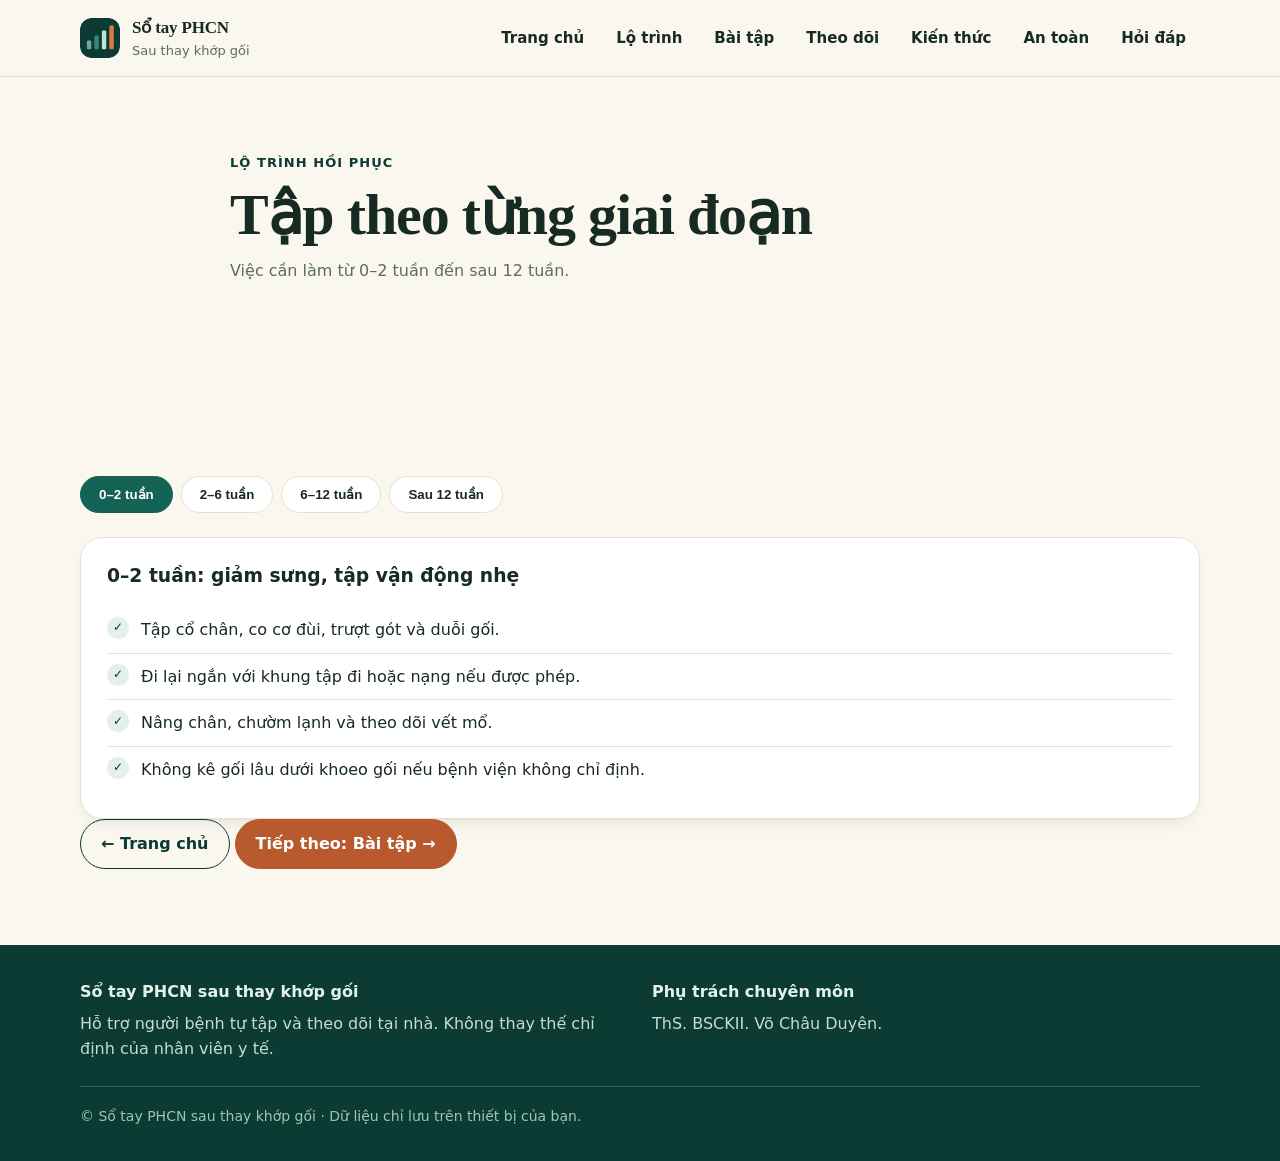
<file: lo-trinh.html>
<!doctype html>
<html lang="vi">
<head>
  <meta charset="utf-8" />
  <meta name="viewport" content="width=device-width, initial-scale=1" />
  <meta name="description" content="Lộ trình phục hồi chức năng sau thay khớp gối theo từng giai đoạn: 0–2 tuần, 2–6 tuần, 6–12 tuần và sau 12 tuần." />
  <meta name="theme-color" content="#0B3B33" />
  <title>Lộ trình hồi phục · Sổ tay PHCN sau thay khớp gối</title>

  <link rel="canonical" href="https://nguyenminh2301.github.io/tkg/lo-trinh.html" />
  <link rel="icon" type="image/svg+xml" href="assets/favicon.svg" />
  <link rel="preload" href="assets/fonts/fraunces-600-vietnamese.woff2" as="font" type="font/woff2" crossorigin />
  <link rel="preload" href="assets/fonts/fraunces-600-latin.woff2" as="font" type="font/woff2" crossorigin />
  <link rel="stylesheet" href="assets/style.css" />
</head>
<body>
  <svg aria-hidden="true" style="position:absolute;width:0;height:0;overflow:hidden" xmlns="http://www.w3.org/2000/svg">
    <symbol id="icon-menu" viewBox="0 0 24 24" fill="none" stroke="currentColor" stroke-width="1.75" stroke-linecap="round"><line x1="3" y1="6" x2="21" y2="6"/><line x1="3" y1="12" x2="21" y2="12"/><line x1="3" y1="18" x2="21" y2="18"/></symbol>
    <symbol id="icon-close" viewBox="0 0 24 24" fill="none" stroke="currentColor" stroke-width="1.75" stroke-linecap="round"><line x1="5" y1="5" x2="19" y2="19"/><line x1="19" y1="5" x2="5" y2="19"/></symbol>
  </svg>

  <a class="skip-link" href="#main">Bỏ qua menu, đến nội dung chính</a>
  <div class="scroll-progress" aria-hidden="true"><span id="scroll-progress-bar"></span></div>

  <header class="site-header">
    <div class="container header-inner">
      <a class="brand" href="index.html">
        <svg class="brand-mark" width="64" height="64" viewBox="0 0 64 64" aria-hidden="true">
          <rect width="64" height="64" rx="16" fill="#0B3B33"/>
          <rect x="11" y="36" width="7" height="14" rx="2" fill="#6FA89C"/>
          <rect x="23" y="28" width="7" height="22" rx="2" fill="#3E8579"/>
          <rect x="35" y="20" width="7" height="30" rx="2" fill="#BFE3D8"/>
          <rect x="47" y="12" width="7" height="38" rx="2" fill="#E07A47"/>
        </svg>
        <span class="brand-word">
          <strong>Sổ tay PHCN</strong>
          <span>Sau thay khớp gối</span>
        </span>
      </a>
      <button class="menu-toggle" aria-label="Mở menu" aria-expanded="false" aria-controls="site-nav">
        <svg class="icon" width="24" height="24" aria-hidden="true"><use href="#icon-menu"/></svg>
      </button>
      <nav id="site-nav" class="site-nav" aria-label="Điều hướng chính">
        <a href="index.html#home">Trang chủ</a>
        <a href="lo-trinh.html" class="active">Lộ trình</a>
        <a href="bai-tap.html">Bài tập</a>
        <a href="nhat-ky.html">Theo dõi</a>
        <a href="kien-thuc.html">Kiến thức</a>
        <a href="index.html#safety">An toàn</a>
        <a href="index.html#faq">Hỏi đáp</a>
      </nav>
    </div>
  </header>

  <main id="main">
    <section class="section">
      <div class="container narrow">
        <p class="eyebrow">Lộ trình hồi phục</p>
        <h1>Tập theo từng giai đoạn</h1>
        <p class="lead-sm">Việc cần làm từ 0–2 tuần đến sau 12 tuần.</p>
      </div>
    </section>

    <section class="section">
      <div class="container">
        <div class="tabs" role="tablist" aria-label="Giai đoạn phục hồi">
          <button class="tab active" data-tab="phase-1" role="tab" aria-selected="true">0–2 tuần</button>
          <button class="tab" data-tab="phase-2" role="tab" aria-selected="false">2–6 tuần</button>
          <button class="tab" data-tab="phase-3" role="tab" aria-selected="false">6–12 tuần</button>
          <button class="tab" data-tab="phase-4" role="tab" aria-selected="false">Sau 12 tuần</button>
        </div>
        <div class="tab-panels">
          <article id="phase-1" class="tab-panel active" role="tabpanel">
            <h3>0–2 tuần: giảm sưng, tập vận động nhẹ</h3>
            <ul class="check-list">
              <li>Tập cổ chân, co cơ đùi, trượt gót và duỗi gối.</li>
              <li>Đi lại ngắn với khung tập đi hoặc nạng nếu được phép.</li>
              <li>Nâng chân, chườm lạnh và theo dõi vết mổ.</li>
              <li>Không kê gối lâu dưới khoeo gối nếu bệnh viện không chỉ định.</li>
            </ul>
          </article>
          <article id="phase-2" class="tab-panel" role="tabpanel">
            <h3>2–6 tuần: tăng gập duỗi gối và sức cơ</h3>
            <ul class="check-list">
              <li>Duy trì duỗi/gập gối, thêm bài ngồi đứng và nâng chân thẳng.</li>
              <li>Tăng thời gian đi bộ từng ít một, ưu tiên đi đúng dáng.</li>
              <li>Theo dõi đau, sưng sau tập để điều chỉnh hôm sau.</li>
              <li>Hỏi bác sĩ trước khi tập cầu thang hoặc tăng tải.</li>
            </ul>
          </article>
          <article id="phase-3" class="tab-panel" role="tabpanel">
            <h3>6–12 tuần: tập sinh hoạt và đi lại</h3>
            <ul class="check-list">
              <li>Tăng sức bền bằng đi bộ, xe đạp tại chỗ, bài thăng bằng.</li>
              <li>Tập đứng lên ngồi xuống, bước bục thấp, nhón gót.</li>
              <li>Tránh tăng quá nhanh khi còn sưng hoặc đau sau tập.</li>
              <li>Tái khám nếu chức năng không cải thiện như kỳ vọng.</li>
            </ul>
          </article>
          <article id="phase-4" class="tab-panel" role="tabpanel">
            <h3>Sau 12 tuần: duy trì vận động</h3>
            <ul class="check-list">
              <li>Duy trì tập 2–3 ngày/tuần để giữ sức cơ và vận động.</li>
              <li>Ưu tiên đi bộ, đạp xe, bơi hoặc bài dưới nước.</li>
              <li>Hỏi bác sĩ trước khi quay lại hoạt động nặng, thể thao.</li>
              <li>Tiếp tục theo dõi đau, sưng và nguy cơ té ngã.</li>
            </ul>
          </article>
        </div>
        <div class="page-footer-nav">
          <a class="button ghost" href="index.html">← Trang chủ</a>
          <a class="button primary" href="bai-tap.html">Tiếp theo: Bài tập →</a>
        </div>
      </div>
    </section>
  </main>

  <footer class="site-footer">
    <div class="container footer-grid">
      <div>
        <strong>Sổ tay PHCN sau thay khớp gối</strong>
        <p>Hỗ trợ người bệnh tự tập và theo dõi tại nhà. Không thay thế chỉ định của nhân viên y tế.</p>
      </div>
      <div>
        <strong>Phụ trách chuyên môn</strong>
        <p>ThS. BSCKII. Võ Châu Duyên.</p>
      </div>
    </div>
    <div class="container footer-bottom">
      <p>© <span id="year"></span> Sổ tay PHCN sau thay khớp gối · Dữ liệu chỉ lưu trên thiết bị của bạn.</p>
    </div>
  </footer>

  <script type="module" src="assets/app.js"></script>
</body>
</html>
</file>
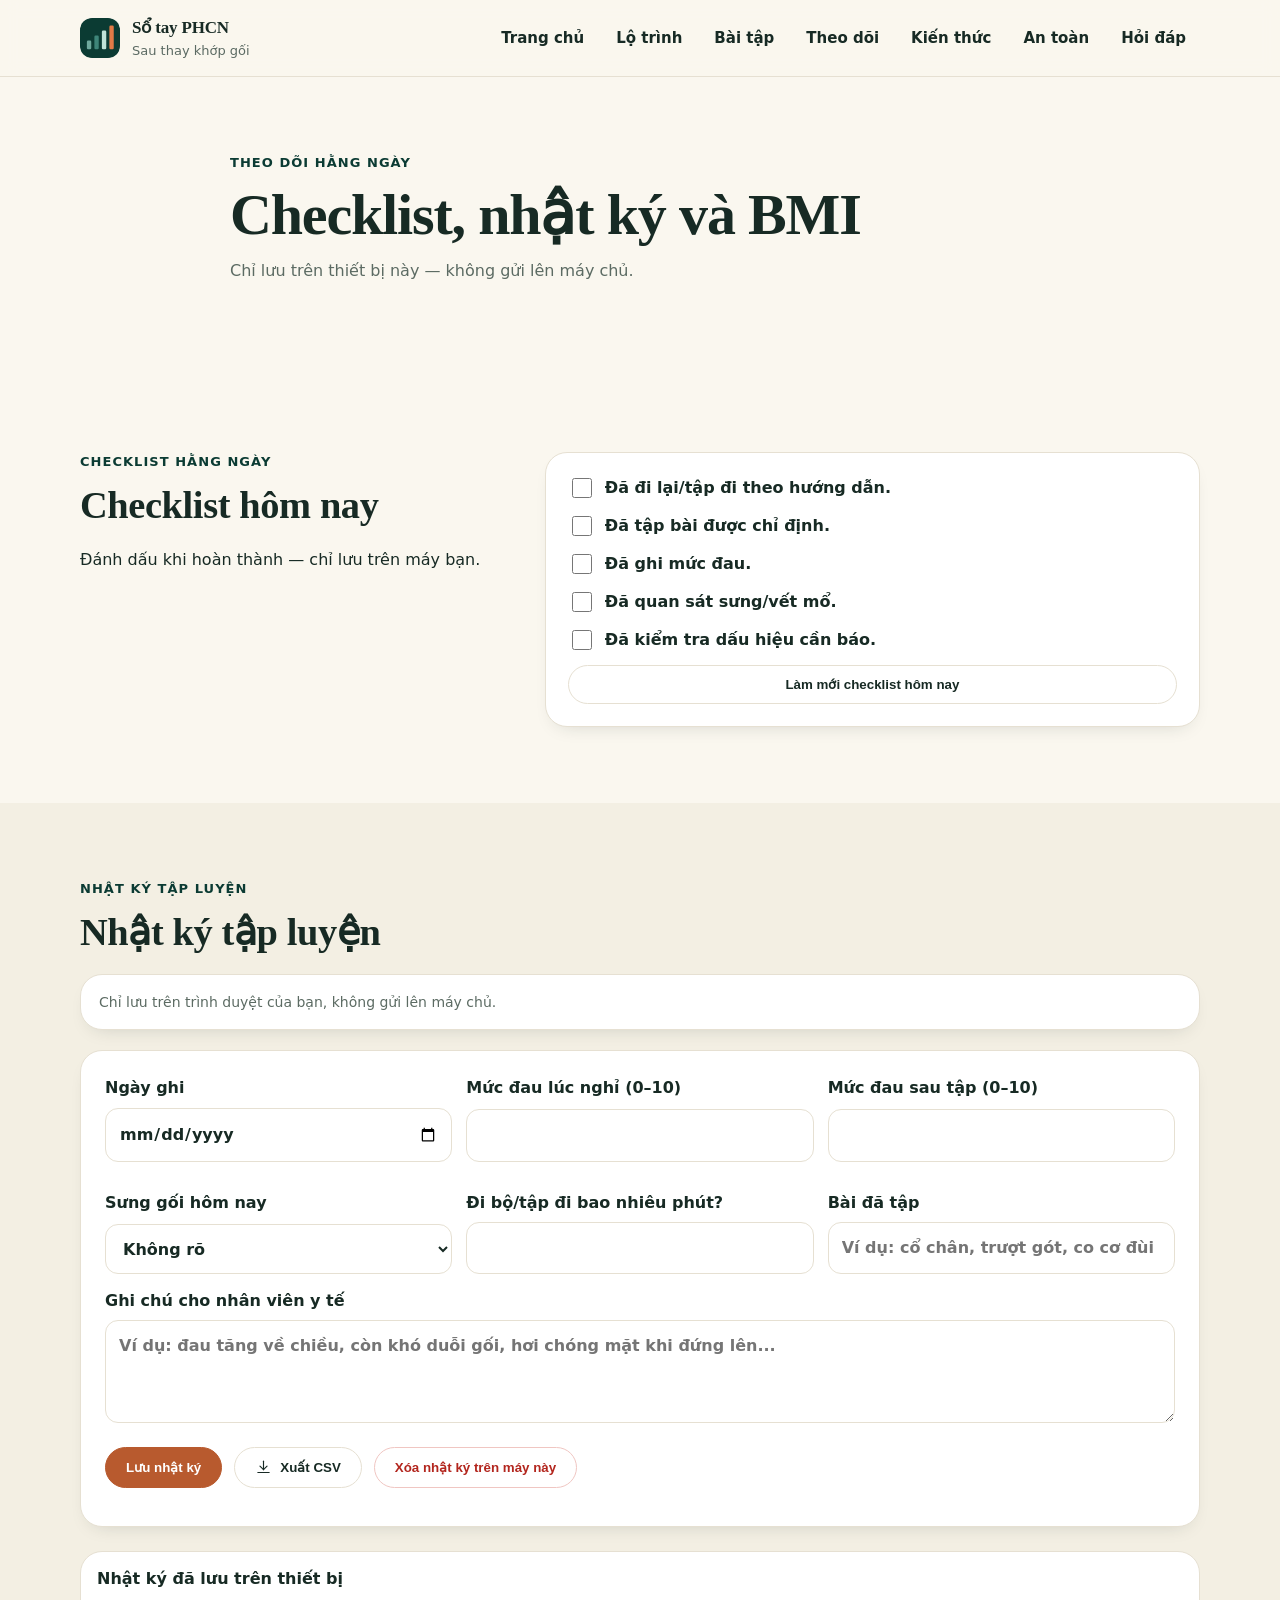
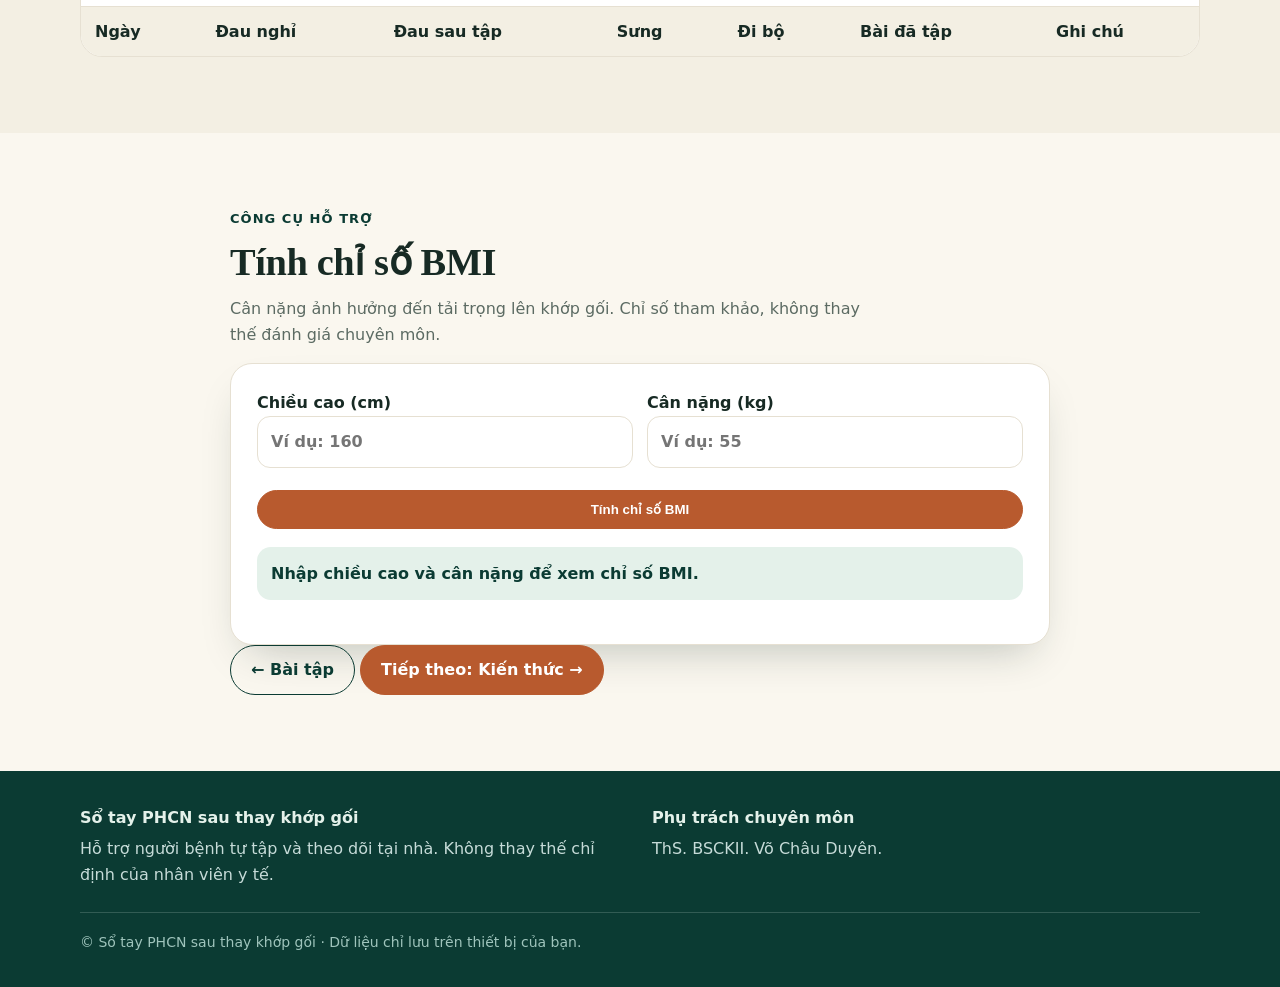
<file: nhat-ky.html>
<!doctype html>
<html lang="vi">
<head>
  <meta charset="utf-8" />
  <meta name="viewport" content="width=device-width, initial-scale=1" />
  <meta name="description" content="Checklist hằng ngày, nhật ký đau/sưng/đi bộ và tính chỉ số BMI cho người bệnh sau thay khớp gối. Dữ liệu chỉ lưu trên thiết bị." />
  <meta name="theme-color" content="#0B3B33" />
  <title>Theo dõi hằng ngày · Sổ tay PHCN sau thay khớp gối</title>

  <link rel="canonical" href="https://nguyenminh2301.github.io/tkg/nhat-ky.html" />
  <link rel="icon" type="image/svg+xml" href="assets/favicon.svg" />
  <link rel="preload" href="assets/fonts/fraunces-600-vietnamese.woff2" as="font" type="font/woff2" crossorigin />
  <link rel="preload" href="assets/fonts/fraunces-600-latin.woff2" as="font" type="font/woff2" crossorigin />
  <link rel="stylesheet" href="assets/style.css" />
</head>
<body>
  <svg aria-hidden="true" style="position:absolute;width:0;height:0;overflow:hidden" xmlns="http://www.w3.org/2000/svg">
    <symbol id="icon-menu" viewBox="0 0 24 24" fill="none" stroke="currentColor" stroke-width="1.75" stroke-linecap="round"><line x1="3" y1="6" x2="21" y2="6"/><line x1="3" y1="12" x2="21" y2="12"/><line x1="3" y1="18" x2="21" y2="18"/></symbol>
    <symbol id="icon-close" viewBox="0 0 24 24" fill="none" stroke="currentColor" stroke-width="1.75" stroke-linecap="round"><line x1="5" y1="5" x2="19" y2="19"/><line x1="19" y1="5" x2="5" y2="19"/></symbol>
    <symbol id="icon-download" viewBox="0 0 24 24" fill="none" stroke="currentColor" stroke-width="1.6" stroke-linecap="round" stroke-linejoin="round"><path d="M12 3v12"/><polyline points="7 10 12 15 17 10"/><path d="M4 19h16"/></symbol>
  </svg>

  <a class="skip-link" href="#main">Bỏ qua menu, đến nội dung chính</a>
  <div class="scroll-progress" aria-hidden="true"><span id="scroll-progress-bar"></span></div>

  <header class="site-header">
    <div class="container header-inner">
      <a class="brand" href="index.html">
        <svg class="brand-mark" width="64" height="64" viewBox="0 0 64 64" aria-hidden="true">
          <rect width="64" height="64" rx="16" fill="#0B3B33"/>
          <rect x="11" y="36" width="7" height="14" rx="2" fill="#6FA89C"/>
          <rect x="23" y="28" width="7" height="22" rx="2" fill="#3E8579"/>
          <rect x="35" y="20" width="7" height="30" rx="2" fill="#BFE3D8"/>
          <rect x="47" y="12" width="7" height="38" rx="2" fill="#E07A47"/>
        </svg>
        <span class="brand-word">
          <strong>Sổ tay PHCN</strong>
          <span>Sau thay khớp gối</span>
        </span>
      </a>
      <button class="menu-toggle" aria-label="Mở menu" aria-expanded="false" aria-controls="site-nav">
        <svg class="icon" width="24" height="24" aria-hidden="true"><use href="#icon-menu"/></svg>
      </button>
      <nav id="site-nav" class="site-nav" aria-label="Điều hướng chính">
        <a href="index.html#home">Trang chủ</a>
        <a href="lo-trinh.html">Lộ trình</a>
        <a href="bai-tap.html">Bài tập</a>
        <a href="nhat-ky.html" class="active">Theo dõi</a>
        <a href="kien-thuc.html">Kiến thức</a>
        <a href="index.html#safety">An toàn</a>
        <a href="index.html#faq">Hỏi đáp</a>
      </nav>
    </div>
  </header>

  <main id="main">
    <section class="section">
      <div class="container narrow">
        <p class="eyebrow">Theo dõi hằng ngày</p>
        <h1>Checklist, nhật ký và BMI</h1>
        <p class="lead-sm">Chỉ lưu trên thiết bị này — không gửi lên máy chủ.</p>
      </div>
    </section>

    <section id="daily" class="section">
      <div class="container two-col">
        <div>
          <p class="eyebrow">Checklist hằng ngày</p>
          <h2>Checklist hôm nay</h2>
          <p>Đánh dấu khi hoàn thành — chỉ lưu trên máy bạn.</p>
        </div>
        <div class="check-card" id="daily-checklist">
          <label><input type="checkbox" data-daily="walk"> Đã đi lại/tập đi theo hướng dẫn.</label>
          <label><input type="checkbox" data-daily="exercise"> Đã tập bài được chỉ định.</label>
          <label><input type="checkbox" data-daily="pain"> Đã ghi mức đau.</label>
          <label><input type="checkbox" data-daily="swelling"> Đã quan sát sưng/vết mổ.</label>
          <label><input type="checkbox" data-daily="safety"> Đã kiểm tra dấu hiệu cần báo.</label>
          <button id="reset-daily" class="button">Làm mới checklist hôm nay</button>
        </div>
      </div>
    </section>

    <section id="diary" class="section soft-bg">
      <div class="container">
        <p class="eyebrow">Nhật ký tập luyện</p>
        <h2>Nhật ký tập luyện</h2>
        <div class="privacy-note">Chỉ lưu trên trình duyệt của bạn, không gửi lên máy chủ.</div>
        <form id="diary-form" class="diary-form">
          <div class="form-grid">
            <label>Ngày ghi
              <input type="date" name="date" required />
            </label>
            <label>Mức đau lúc nghỉ (0–10)
              <input type="number" name="painRest" min="0" max="10" required />
            </label>
            <label>Mức đau sau tập (0–10)
              <input type="number" name="painAfter" min="0" max="10" required />
            </label>
            <label>Sưng gối hôm nay
              <select name="swelling">
                <option value="Không rõ">Không rõ</option>
                <option value="Không sưng hoặc giảm">Không sưng hoặc giảm</option>
                <option value="Sưng nhẹ">Sưng nhẹ</option>
                <option value="Sưng tăng">Sưng tăng</option>
              </select>
            </label>
            <label>Đi bộ/tập đi bao nhiêu phút?
              <input type="number" name="walkMinutes" min="0" max="300" />
            </label>
            <label>Bài đã tập
              <input type="text" name="exerciseDone" placeholder="Ví dụ: cổ chân, trượt gót, co cơ đùi" />
            </label>
          </div>
          <label>Ghi chú cho nhân viên y tế
            <textarea name="note" rows="3" placeholder="Ví dụ: đau tăng về chiều, còn khó duỗi gối, hơi chóng mặt khi đứng lên..."></textarea>
          </label>
          <div class="cta-row">
            <button class="button primary" type="submit">Lưu nhật ký</button>
            <button id="export-csv" class="button" type="button"><svg class="icon icon-sm" width="24" height="24" aria-hidden="true"><use href="#icon-download"/></svg> Xuất CSV</button>
            <button id="clear-diary" class="button danger" type="button">Xóa nhật ký trên máy này</button>
          </div>
        </form>
        <div class="table-wrap">
          <table id="diary-table">
            <caption>Nhật ký đã lưu trên thiết bị</caption>
            <thead><tr><th>Ngày</th><th>Đau nghỉ</th><th>Đau sau tập</th><th>Sưng</th><th>Đi bộ</th><th>Bài đã tập</th><th>Ghi chú</th></tr></thead>
            <tbody></tbody>
          </table>
        </div>
      </div>
    </section>

    <section id="tools" class="section">
      <div class="container narrow">
        <p class="eyebrow">Công cụ hỗ trợ</p>
        <h2>Tính chỉ số BMI</h2>
        <p class="lead-sm">Cân nặng ảnh hưởng đến tải trọng lên khớp gối. Chỉ số tham khảo, không thay thế đánh giá chuyên môn.</p>
        <div class="today-card">
          <div class="bmi-inputs">
            <label>Chiều cao (cm)
              <input id="bmi-height" type="number" min="100" max="250" inputmode="decimal" placeholder="Ví dụ: 160" />
            </label>
            <label>Cân nặng (kg)
              <input id="bmi-weight" type="number" min="20" max="250" inputmode="decimal" placeholder="Ví dụ: 55" />
            </label>
          </div>
          <button id="bmi-calc" class="button primary full">Tính chỉ số BMI</button>
          <div id="bmi-output" class="phase-output" aria-live="polite">Nhập chiều cao và cân nặng để xem chỉ số BMI.</div>
        </div>
        <div class="page-footer-nav">
          <a class="button ghost" href="bai-tap.html">← Bài tập</a>
          <a class="button primary" href="kien-thuc.html">Tiếp theo: Kiến thức →</a>
        </div>
      </div>
    </section>
  </main>

  <footer class="site-footer">
    <div class="container footer-grid">
      <div>
        <strong>Sổ tay PHCN sau thay khớp gối</strong>
        <p>Hỗ trợ người bệnh tự tập và theo dõi tại nhà. Không thay thế chỉ định của nhân viên y tế.</p>
      </div>
      <div>
        <strong>Phụ trách chuyên môn</strong>
        <p>ThS. BSCKII. Võ Châu Duyên.</p>
      </div>
    </div>
    <div class="container footer-bottom">
      <p>© <span id="year"></span> Sổ tay PHCN sau thay khớp gối · Dữ liệu chỉ lưu trên thiết bị của bạn.</p>
    </div>
  </footer>

  <script type="module" src="assets/app.js"></script>
</body>
</html>
</file>
<file: assets/style.css>
:root {
  --paper: #faf7ef;
  --surface: #ffffff;
  --surface-2: #f3efe3;
  --ink: #172a24;
  --muted: #5c6b63;
  --brand: #146356;
  --brand-dark: #0b3b33;
  --brand-soft: #e4f1ea;
  --accent: #e07a47;
  --accent-dark: #b85a2e;
  --accent-darker: #93481f;
  --accent-soft: #fbe6d7;
  --warning-bg: #fcefd9;
  --warning-ink: #6d4711;
  --danger: #b3261e;
  --danger-soft: #fbe3e0;
  --line: #e6e0d2;
  --shadow: 0 20px 44px -18px rgba(23, 42, 36, 0.28);
  --shadow-sm: 0 8px 20px -12px rgba(23, 42, 36, 0.22);
  --radius-lg: 22px;
  --radius-md: 16px;
  --radius-sm: 10px;
  --font-display: ui-serif, Georgia, "Times New Roman", serif;
  --font-body: -apple-system, BlinkMacSystemFont, "Segoe UI", system-ui, sans-serif;
  --ease: cubic-bezier(0.16, 1, 0.3, 1);
}
* { box-sizing: border-box; }
html { scroll-behavior: smooth; }
html.text-lg { font-size: 112.5%; }
html.text-xl { font-size: 125%; }
body {
  margin: 0;
  font-family: var(--font-body);
  font-size: 1rem;
  color: var(--ink);
  background: var(--paper);
  line-height: 1.6;
}
a { color: var(--brand-dark); }
.container { width: min(1120px, calc(100% - 32px)); margin: 0 auto; }
.narrow { width: min(820px, calc(100% - 32px)); }
.section { padding: 76px 0; }
.soft-bg { background: var(--surface-2); }
.skip-link { position: absolute; left: -9999px; top: 8px; background: #fff; padding: 8px 12px; z-index: 99; }
.skip-link:focus { left: 8px; }

/* Icons */
.icon { width: 22px; height: 22px; flex: none; }
.icon-sm { width: 17px; height: 17px; }

/* Scroll progress */
.scroll-progress { position: fixed; top: 0; left: 0; width: 100%; height: 3px; background: transparent; z-index: 60; }
.scroll-progress span { display: block; height: 100%; width: 0; background: linear-gradient(90deg, var(--brand), var(--accent)); transition: width 0.1s linear; }

/* Header */
.site-header { position: sticky; top: 0; z-index: 50; background: rgba(250, 247, 239, 0.94); border-bottom: 1px solid var(--line); backdrop-filter: blur(8px); }
.header-inner { display: flex; align-items: center; justify-content: space-between; min-height: 76px; gap: 16px; }
.brand { display: flex; align-items: center; gap: 12px; text-decoration: none; color: inherit; }
.brand-mark { width: 40px; height: 40px; border-radius: 12px; flex: none; }
.brand-word strong, .brand-word span { display: block; }
.brand-word strong { font-family: var(--font-display); font-size: 1.0625rem; letter-spacing: -0.01em; }
.brand-word span { color: var(--muted); font-size: 0.8125rem; }
.header-actions { display: flex; align-items: center; gap: 14px; flex-wrap: wrap; justify-content: flex-end; }
.site-nav { display: flex; align-items: center; gap: 4px; flex-wrap: wrap; }
.site-nav a { text-decoration: none; padding: 10px 14px; border-radius: 999px; color: var(--ink); font-weight: 600; font-size: 0.9375rem; white-space: nowrap; }
.site-nav a:hover { background: var(--brand-soft); }
.menu-toggle { display: none; align-items: center; justify-content: center; border: 1px solid var(--line); background: #fff; color: var(--brand-dark); border-radius: 12px; padding: 9px; }

.font-size-control { display: flex; align-items: center; gap: 4px; }
.font-size-control button {
  width: 34px; height: 34px; display: inline-flex; align-items: center; justify-content: center;
  border: 1px solid var(--line); background: #fff; color: var(--brand-dark); border-radius: 10px;
  font-weight: 800; font-size: 0.8125rem; line-height: 1; cursor: pointer; padding: 0;
}
.font-size-control button:hover:not(:disabled) { background: var(--brand-soft); }
.font-size-control button:disabled { opacity: 0.4; cursor: default; }

/* Focus visibility (a11y) */
a:focus-visible, button:focus-visible, input:focus-visible, select:focus-visible, textarea:focus-visible, summary:focus-visible {
  outline: 2px solid var(--brand); outline-offset: 2px;
}

/* Hero */
.hero { padding-top: 88px; }
.hero-grid { display: grid; grid-template-columns: minmax(0, 1.4fr) minmax(320px, 0.8fr); gap: 36px; align-items: center; }
.eyebrow { display: flex; align-items: center; gap: 6px; color: var(--brand-dark); text-transform: uppercase; letter-spacing: 0.08em; font-weight: 800; font-size: 0.8125rem; margin: 0 0 10px; }
h1 { font-family: var(--font-display); font-weight: 600; font-size: clamp(2.125rem, 4.6vw, 3.625rem); line-height: 1.08; margin: 0 0 20px; letter-spacing: -0.02em; }
h2 { font-family: var(--font-display); font-weight: 600; font-size: clamp(1.6875rem, 3vw, 2.4375rem); line-height: 1.15; margin: 0 0 20px; letter-spacing: -0.01em; }
h3 { margin-top: 0; line-height: 1.3; }
.lead { font-size: 1.1875rem; color: var(--muted); max-width: 740px; }
.lead-sm { font-size: 1rem; color: var(--muted); max-width: 640px; margin-top: -8px; }
.cta-row { display: flex; gap: 12px; flex-wrap: wrap; margin: 24px 0 14px; }
.trust-line { color: var(--muted); font-size: 0.875rem; margin: 0 0 22px; }

.button { border: 1px solid var(--line); background: #fff; color: var(--ink); text-decoration: none; border-radius: 999px; padding: 11px 20px; font-weight: 750; cursor: pointer; display: inline-flex; align-items: center; justify-content: center; gap: 8px; transition: transform 0.15s var(--ease), box-shadow 0.15s var(--ease); }
.button:hover { box-shadow: var(--shadow-sm); transform: translateY(-1px); }
.button.primary { background: var(--accent-dark); color: #fff; border-color: var(--accent-dark); }
.button.primary:hover { background: var(--accent-darker); border-color: var(--accent-darker); }
.button.ghost { background: transparent; border-color: var(--brand-dark); color: var(--brand-dark); }
.button.danger { color: var(--danger); border-color: #f0c6c2; }
.button.full { width: 100%; margin-top: 10px; }

.notice { padding: 16px 18px; border-radius: var(--radius-md); margin-top: 24px; border: 1px solid var(--line); font-size: 0.9375rem; }
.notice.warning { background: var(--warning-bg); color: var(--warning-ink); border-color: #f2ddab; }

.today-card, .tree-card, .check-card, .exercise-card, .safety-grid article, details, .privacy-note {
  background: var(--surface); border: 1px solid var(--line); border-radius: var(--radius-lg); box-shadow: var(--shadow-sm);
}
.today-card { padding: 26px; box-shadow: var(--shadow); }
.today-card label { display: block; font-weight: 750; margin-bottom: 8px; }
input, select, textarea { width: 100%; border: 1px solid var(--line); border-radius: 13px; padding: 12px 13px; font: inherit; background: #fff; color: var(--ink); }
.phase-output { margin: 18px 0; padding: 14px; border-radius: 14px; background: var(--brand-soft); color: var(--brand-dark); font-weight: 600; }
.bmi-inputs { display: grid; grid-template-columns: 1fr 1fr; gap: 14px; margin-bottom: 4px; }
.bmi-inputs label { display: block; font-weight: 750; margin-bottom: 8px; }
.progress-box { margin: 18px 0; }
.progress-label { display: flex; justify-content: space-between; font-size: 0.875rem; margin-bottom: 8px; }
.progress-bar { height: 12px; border-radius: 999px; background: var(--surface-2); overflow: hidden; }
.progress-bar span { display: block; height: 100%; width: 0; background: linear-gradient(90deg, var(--brand), var(--accent)); transition: width 0.2s ease; }
.quick-actions { display: grid; gap: 8px; }
.quick-actions a { padding: 10px 12px; border-radius: 12px; background: var(--brand-soft); color: var(--brand-dark); text-decoration: none; font-weight: 700; display: flex; align-items: center; gap: 8px; }

/* Reveal on scroll */
.reveal { opacity: 0; transform: translateY(22px); transition: opacity 0.7s var(--ease), transform 0.7s var(--ease); }
.reveal.is-visible { opacity: 1; transform: none; }
@media (prefers-reduced-motion: reduce) {
  .reveal { opacity: 1; transform: none; transition: none; }
  html { scroll-behavior: auto; }
}

.tree-grid { display: grid; grid-template-columns: repeat(4, 1fr); gap: 18px; margin-top: 28px; }
.tree-card { padding: 22px; }
.tree-card span { display: inline-grid; place-items: center; width: 36px; height: 36px; border-radius: 999px; background: var(--brand); color: #fff; font-family: var(--font-display); font-weight: 700; margin-bottom: 12px; }
.tabs { display: flex; flex-wrap: wrap; gap: 8px; margin: 24px 0; }
.tab { border: 1px solid var(--line); background: #fff; padding: 10px 18px; border-radius: 999px; cursor: pointer; font-weight: 750; color: var(--ink); }
.tab.active { background: var(--brand); color: #fff; border-color: var(--brand); }
.tab-panel { display: none; background: var(--surface); border: 1px solid var(--line); border-radius: var(--radius-lg); padding: 26px; box-shadow: var(--shadow-sm); }
.tab-panel.active { display: block; }
.check-list { padding-left: 0; list-style: none; margin: 0; }
.check-list li { padding: 10px 0 10px 34px; position: relative; border-bottom: 1px solid var(--line); }
.check-list li:last-child { border-bottom: none; }
.check-list li::before { content: "✓"; position: absolute; left: 0; top: 10px; display: grid; place-items: center; width: 22px; height: 22px; border-radius: 50%; background: var(--brand-soft); color: var(--brand-dark); font-weight: 900; font-size: 12px; }

.two-col { display: grid; grid-template-columns: 0.8fr 1.2fr; gap: 28px; align-items: start; }
.check-card { padding: 22px; display: grid; gap: 12px; }
.check-card label { display: flex; align-items: flex-start; gap: 10px; font-weight: 650; }
.check-card input[type="checkbox"] { width: 20px; height: 20px; flex: 0 0 auto; margin-top: 3px; accent-color: var(--brand); }

.tool-row { display: grid; grid-template-columns: 1fr 240px; gap: 12px; margin: 22px 0; }
.exercise-grid { display: grid; grid-template-columns: repeat(3, 1fr); gap: 18px; }
.exercise-card { padding: 20px; display: flex; flex-direction: column; gap: 10px; }
.exercise-card .tag-row { display: flex; flex-wrap: wrap; gap: 6px; }
.tag { display: inline-block; padding: 4px 9px; border-radius: 999px; background: var(--brand-soft); color: var(--brand-dark); font-size: 0.75rem; font-weight: 800; }
.exercise-card h3 { font-family: var(--font-display); font-size: 1.25rem; }
.exercise-card > p { margin: 0; }
.exercise-card details { border: none; box-shadow: none; background: transparent; padding: 0; margin-top: 4px; }
.exercise-card details summary { list-style: none; cursor: pointer; display: flex; align-items: center; gap: 8px; font-weight: 750; color: var(--brand-dark); padding: 10px 14px; background: var(--brand-soft); border-radius: 999px; width: fit-content; }
.exercise-card details summary::-webkit-details-marker { display: none; }
.exercise-card details summary .chevron { transition: transform 0.2s var(--ease); }
.exercise-card details[open] summary .chevron { transform: rotate(180deg); }
.exercise-card details[open] summary { border-radius: 14px 14px 0 0; }
.exercise-card details .details-body { padding: 14px 4px 4px; }
.exercise-card details ul { margin: 6px 0; padding-left: 20px; }
.exercise-card details p { margin: 0 0 6px; }
.exercise-card .done-row { margin-top: auto; padding-top: 10px; border-top: 1px solid var(--line); display: flex; align-items: center; gap: 8px; font-weight: 700; }
.exercise-card input[type="checkbox"] { width: 20px; height: 20px; accent-color: var(--brand); }

.privacy-note { padding: 16px 18px; margin: 16px 0 20px; background: #fff; font-size: 0.875rem; color: var(--muted); }
.diary-form { background: var(--surface); border: 1px solid var(--line); border-radius: var(--radius-lg); padding: 24px; box-shadow: var(--shadow-sm); }
.form-grid { display: grid; grid-template-columns: repeat(3, 1fr); gap: 14px; }
.diary-form label { font-weight: 750; display: grid; gap: 7px; margin-bottom: 14px; }
.table-wrap { overflow-x: auto; margin-top: 24px; background: var(--surface); border: 1px solid var(--line); border-radius: var(--radius-lg); }
table { border-collapse: collapse; width: 100%; min-width: 800px; }
caption { text-align: left; padding: 14px 16px; font-weight: 800; }
th, td { padding: 12px 14px; border-top: 1px solid var(--line); text-align: left; vertical-align: top; }
th { background: var(--surface-2); }
.table-empty { text-align: center; color: var(--muted); padding: 28px 14px; }

.emergency { background: var(--brand-dark); color: #fff; }
.emergency .eyebrow { color: var(--accent-soft); }
.safety-grid { display: grid; gap: 18px; margin-top: 22px; }
.safety-grid article { padding: 22px; color: var(--ink); box-shadow: none; }
.safety-grid article.urgent {
  border-color: #f0b8a4; background: var(--danger-soft); border-width: 2px;
  padding: 26px; display: flex; flex-direction: column; gap: 4px;
}
.safety-grid article.urgent h3 { font-size: 1.375rem; color: var(--danger); }
.safety-secondary { display: grid; grid-template-columns: repeat(2, 1fr); gap: 18px; }

details { padding: 18px 20px; margin: 12px 0; box-shadow: none; }
#faq summary { display: flex; align-items: center; justify-content: space-between; gap: 12px; font-weight: 800; cursor: pointer; list-style: none; }
#faq summary::-webkit-details-marker { display: none; }
#faq summary .chevron { transition: transform 0.2s var(--ease); flex: none; }
#faq details[open] summary .chevron { transform: rotate(180deg); }
#faq details p { margin: 14px 0 0; color: var(--muted); }

.knowledge-groups { display: grid; grid-template-columns: repeat(2, 1fr); gap: 18px; margin-top: 28px; }
.knowledge-group { background: var(--surface); border: 1px solid var(--line); border-radius: var(--radius-lg); box-shadow: var(--shadow-sm); padding: 22px; }
.knowledge-group-head { display: flex; align-items: center; gap: 12px; margin-bottom: 14px; }
.knowledge-group-head h3 { font-family: var(--font-display); font-size: 1.1875rem; margin: 0; }
.num-badge { display: inline-grid; place-items: center; width: 32px; height: 32px; border-radius: 999px; background: var(--brand); color: #fff; font-family: var(--font-display); font-weight: 700; flex: none; }
.knowledge-group ul { list-style: none; margin: 0; padding: 0; }
.knowledge-group li { display: flex; align-items: center; justify-content: space-between; gap: 10px; padding: 10px 0; border-top: 1px solid var(--line); }
.knowledge-group li:first-child { border-top: none; }
.knowledge-group a { font-weight: 650; text-decoration: none; color: var(--ink); }
.knowledge-group a:hover { color: var(--brand-dark); text-decoration: underline; }

/* Article reading page */
#article-root h1 { font-size: clamp(1.75rem, 4vw, 2.75rem); }
#article-root .eyebrow a { color: var(--brand-dark); }
.article-body { font-size: 1.0625rem; line-height: 1.75; max-width: 720px; }
.article-body h2 { font-size: clamp(1.375rem, 2.6vw, 1.875rem); margin-top: 36px; }
.article-body h3 { font-size: 1.25rem; margin-top: 28px; }
.article-body ul, .article-body ol { padding-left: 22px; }
.article-body li { margin: 6px 0; }
.article-footer-nav { margin-top: 40px; }

.article-toc { background: var(--surface-2); border: 1px solid var(--line); border-radius: var(--radius-md); padding: 16px 20px; margin: 20px 0 28px; }
.article-toc strong { display: block; margin-bottom: 8px; font-family: var(--font-display); }
.article-toc ul { list-style: none; margin: 0; padding: 0; display: grid; gap: 6px; }
.article-toc a { text-decoration: none; color: var(--brand-dark); font-weight: 600; }
.article-toc a:hover { text-decoration: underline; }

.callout { padding: 16px 18px; border-radius: var(--radius-md); margin: 22px 0; border-left: 4px solid; }
.callout p:first-child { margin-top: 0; }
.callout p:last-child { margin-bottom: 0; }
.callout-info { background: var(--brand-soft); border-color: var(--brand); color: var(--brand-dark); }
.callout-highlight { background: var(--warning-bg); border-color: var(--accent); color: var(--warning-ink); }

.article-disclaimer { font-size: 0.875rem; color: var(--muted); margin-top: 28px; }

.video-embed { position: relative; aspect-ratio: 16/9; border-radius: var(--radius-md); overflow: hidden; margin: 20px 0; background: var(--brand-dark); }
.video-embed iframe { width: 100%; height: 100%; border: 0; display: block; }
.video-facade { width: 100%; height: 100%; display: flex; flex-direction: column; align-items: center; justify-content: center; gap: 10px; background: var(--brand-dark); color: #fff; border: none; cursor: pointer; font-weight: 700; font: inherit; }
.video-facade:hover { background: var(--brand); }
.status-pill { align-self: flex-start; margin-top: auto; padding: 4px 10px; border-radius: 999px; background: var(--surface-2); color: var(--muted); font-size: 0.75rem; font-weight: 800; }

.site-footer { background: var(--brand-dark); color: var(--brand-soft); padding: 34px 0; }
.footer-grid { display: grid; grid-template-columns: 1fr 1fr; gap: 24px; }
.footer-grid p { color: #c6dbd8; margin: 6px 0 0; }
.footer-bottom { border-top: 1px solid rgba(228, 241, 234, 0.18); margin-top: 24px; padding-top: 18px; }
.footer-bottom p { color: #9fc4bc; font-size: 0.875rem; margin: 0; }

@media (max-width: 900px) {
  .menu-toggle { display: inline-flex; }
  .site-nav { display: none; position: absolute; left: 16px; right: 16px; top: 76px; background: #fff; border: 1px solid var(--line); border-radius: var(--radius-lg); padding: 10px; box-shadow: var(--shadow); flex-direction: column; align-items: stretch; }
  .site-nav.open { display: flex; }
  .site-nav a { text-align: center; }
  .hero-grid, .two-col, .footer-grid, .bmi-inputs { grid-template-columns: 1fr; }
  .tree-grid, .exercise-grid, .safety-secondary, .knowledge-groups, .form-grid { grid-template-columns: 1fr; }
  .tool-row { grid-template-columns: 1fr; }
  .section { padding: 52px 0; }
}

@media print {
  .site-header, .scroll-progress, .cta-row, .tool-row, .button, .quick-actions, .menu-toggle, .font-size-control { display: none !important; }
  * { -webkit-print-color-adjust: exact; print-color-adjust: exact; }
  body { background: #fff; }
  .section { padding: 22px 0; }
  .today-card, .tree-card, .exercise-card, details, .safety-grid article { box-shadow: none; break-inside: avoid; }
}
</file>
